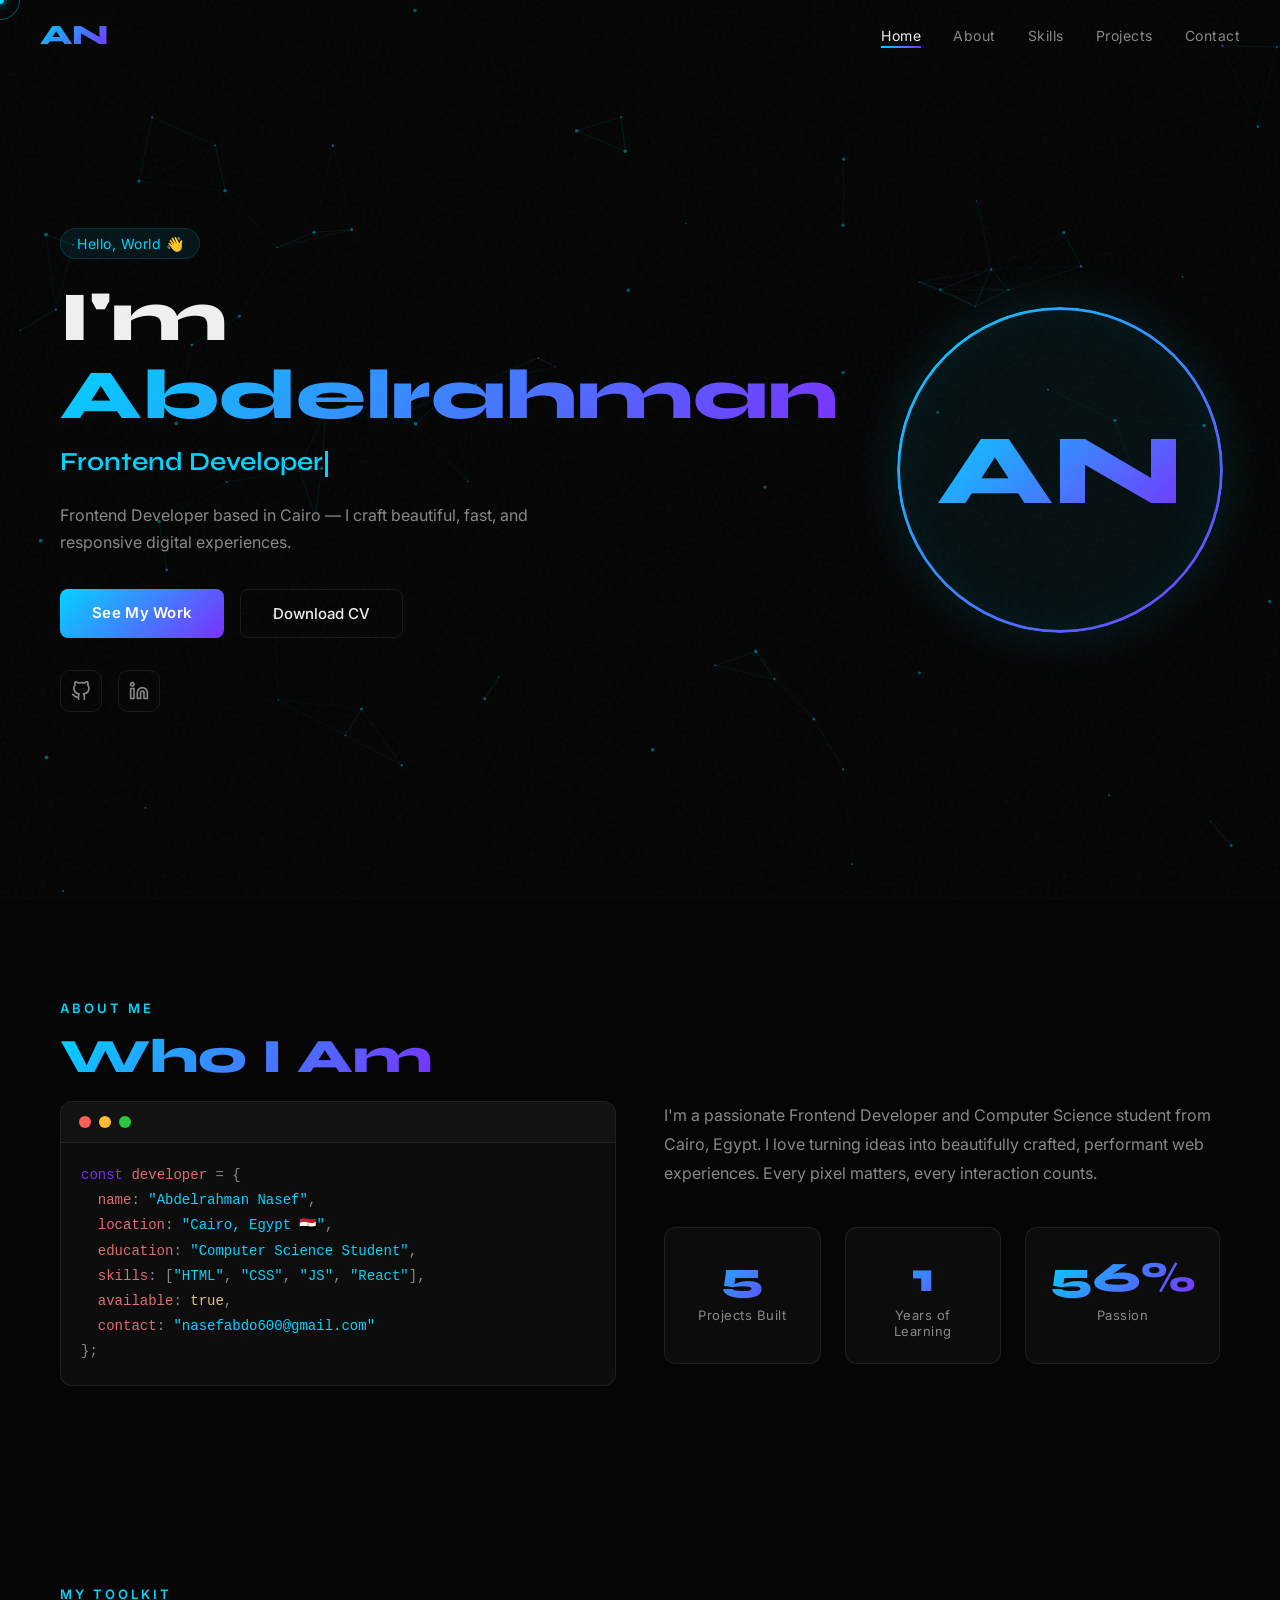
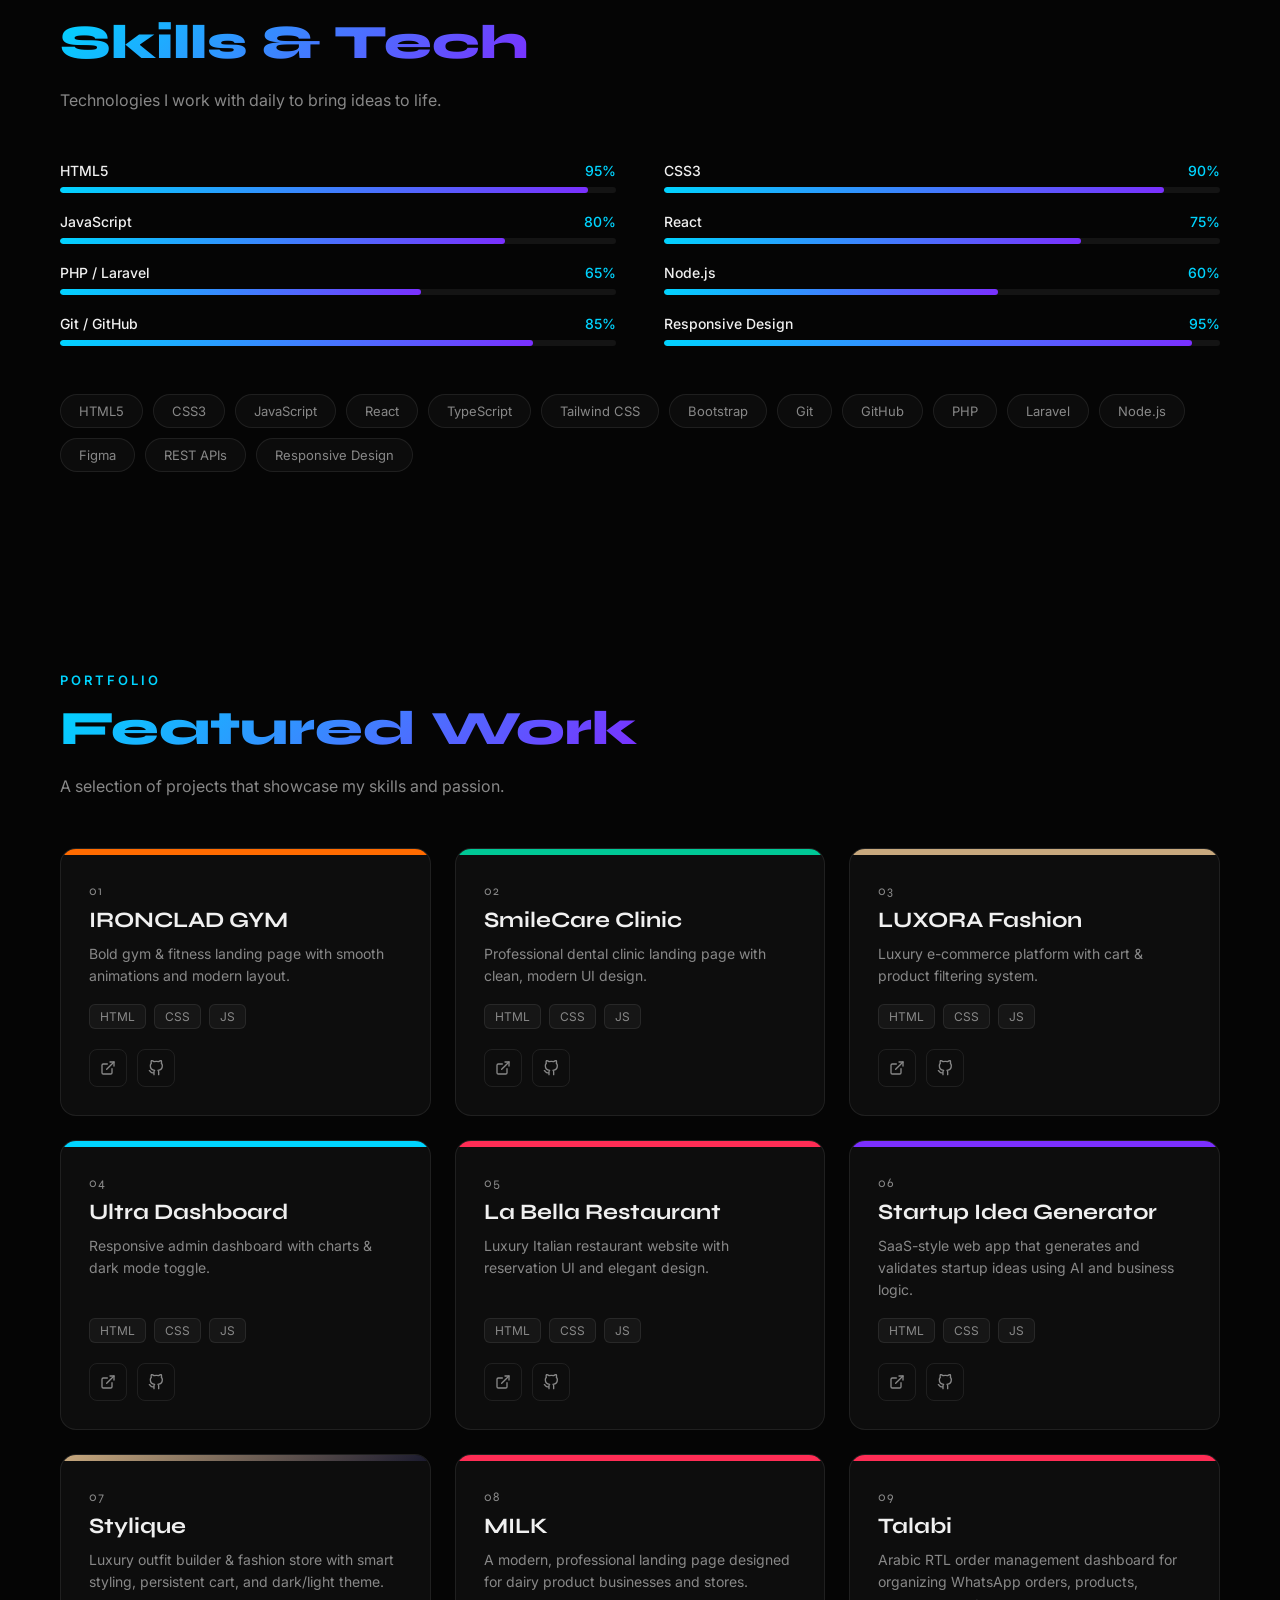
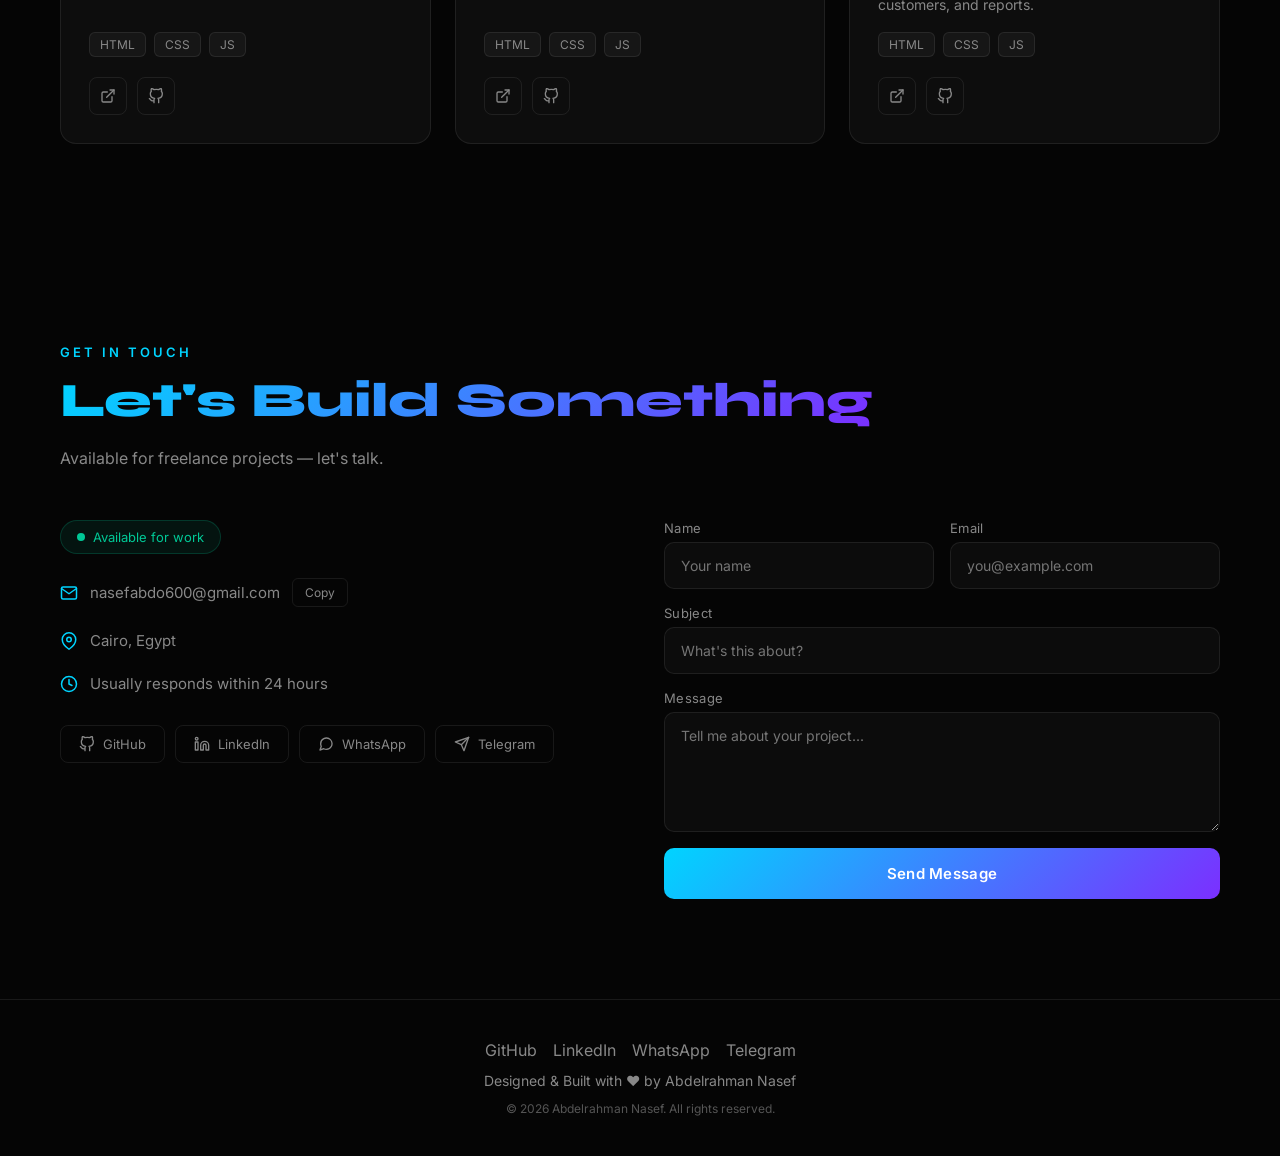
<file: index.html>
<!DOCTYPE html>
<html lang="en">

<head>
  <meta charset="UTF-8" />
  <meta name="viewport" content="width=device-width, initial-scale=1.0" />
  <title>Abdelrahman Nasef — Frontend Developer</title>
  <meta name="description"
    content="Frontend Developer based in Cairo, Egypt. Crafting beautiful, fast, and responsive digital experiences.">
  <link rel="stylesheet" href="style.css">
</head>

<body>

  <!-- Loader -->
  <div class="loader" id="loader">
    <div class="loader-monogram">AN</div>
    <div class="loader-bar-wrap">
      <div class="loader-bar" id="loaderBar"></div>
    </div>
    <div class="loader-pct" id="loaderPct">0%</div>
  </div>

  <!-- Cursor -->
  <div class="cursor-dot" id="cursorDot"></div>
  <div class="cursor-ring" id="cursorRing"></div>

  <!-- Scroll Progress -->
  <div class="scroll-progress" id="scrollProgress"></div>

  <!-- Navbar -->
  <nav class="navbar" id="navbar">
    <a href="#home" class="nav-logo">AN</a>
    <ul class="nav-links">
      <li><a href="#home" class="active">Home</a></li>
      <li><a href="#about">About</a></li>
      <li><a href="#skills">Skills</a></li>
      <li><a href="#projects">Projects</a></li>
      <li><a href="#contact">Contact</a></li>
    </ul>
    <button class="hamburger" id="hamburger" aria-label="Menu">
      <span></span><span></span><span></span>
    </button>
  </nav>

  <!-- Mobile Menu -->
  <div class="mobile-menu" id="mobileMenu">
    <a href="#home">Home</a>
    <a href="#about">About</a>
    <a href="#skills">Skills</a>
    <a href="#projects">Projects</a>
    <a href="#contact">Contact</a>
  </div>

  <!-- Hero -->
  <section class="hero" id="home">
    <canvas class="hero-canvas" id="particleCanvas"></canvas>
    <div class="hero-content">
      <div class="hero-left">
        <div class="hero-hello reveal">Hello, World 👋</div>
        <h1 class="hero-title reveal reveal-delay-1">I'm <span class="gradient">Abdelrahman</span></h1>
        <div class="hero-typing reveal reveal-delay-2"><span id="typingText"></span><span class="cursor"></span></div>
        <p class="hero-bio reveal reveal-delay-3">Frontend Developer based in Cairo — I craft beautiful, fast, and
          responsive digital experiences.</p>
        <div class="hero-buttons reveal reveal-delay-4">
          <a href="#projects" class="btn-primary">See My Work</a>
          <a href="https://github.com/abdoibrahim20" target="_blank" rel="noopener" class="btn-outline">Download CV</a>
        </div>
        <div class="hero-socials reveal reveal-delay-5">
          <a href="https://github.com/abdoibrahim20" target="_blank" rel="noopener" aria-label="GitHub">
            <svg width="20" height="20" viewBox="0 0 24 24" fill="none" stroke="currentColor" stroke-width="2"
              stroke-linecap="round" stroke-linejoin="round">
              <path
                d="M9 19c-5 1.5-5-2.5-7-3m14 6v-3.87a3.37 3.37 0 0 0-.94-2.61c3.14-.35 6.44-1.54 6.44-7A5.44 5.44 0 0 0 20 4.77 5.07 5.07 0 0 0 19.91 1S18.73.65 16 2.48a13.38 13.38 0 0 0-7 0C6.27.65 5.09 1 5.09 1A5.07 5.07 0 0 0 5 4.77a5.44 5.44 0 0 0-1.5 3.78c0 5.42 3.3 6.61 6.44 7A3.37 3.37 0 0 0 9 18.13V22" />
            </svg>
          </a>
          <a href="https://www.linkedin.com/in/abdo-nasef-0a98b4271" target="_blank" rel="noopener"
            aria-label="LinkedIn">
            <svg width="20" height="20" viewBox="0 0 24 24" fill="none" stroke="currentColor" stroke-width="2"
              stroke-linecap="round" stroke-linejoin="round">
              <path d="M16 8a6 6 0 0 1 6 6v7h-4v-7a2 2 0 0 0-2-2 2 2 0 0 0-2 2v7h-4v-7a6 6 0 0 1 6-6z" />
              <rect x="2" y="9" width="4" height="12" />
              <circle cx="4" cy="4" r="2" />
            </svg>
          </a>
        </div>
      </div>
      <div class="hero-right">
        <div class="monogram-ring">
          <span class="monogram-text">AN</span>
        </div>
      </div>
    </div>
  </section>

  <!-- About -->
  <section class="section" id="about">
    <div class="section-label reveal">About Me</div>
    <h2 class="section-title reveal"><span class="gradient">Who I Am</span></h2>
    <div class="about-grid">
      <div class="terminal reveal">
        <div class="terminal-bar"><span></span><span></span><span></span></div>
        <div class="terminal-body">
          <span class="keyword">const</span> <span class="key">developer</span> = <span class="bracket">{</span><br />
          &nbsp;&nbsp;<span class="key">name</span>: <span class="string">"Abdelrahman Nasef"</span>,<br />
          &nbsp;&nbsp;<span class="key">location</span>: <span class="string">"Cairo, Egypt 🇪🇬"</span>,<br />
          &nbsp;&nbsp;<span class="key">education</span>: <span class="string">"Computer Science Student"</span>,<br />
          &nbsp;&nbsp;<span class="key">skills</span>: [<span class="string">"HTML"</span>, <span
            class="string">"CSS"</span>, <span class="string">"JS"</span>, <span class="string">"React"</span>],<br />
          &nbsp;&nbsp;<span class="key">available</span>: <span class="bool">true</span>,<br />
          &nbsp;&nbsp;<span class="key">contact</span>: <span class="string">"nasefabdo600@gmail.com"</span><br />
          <span class="bracket">}</span>;
        </div>
      </div>
      <div>
        <p class="about-text reveal">I'm a passionate Frontend Developer and Computer Science student from Cairo, Egypt.
          I love turning ideas into beautifully crafted, performant web experiences. Every pixel matters, every
          interaction counts.</p>
        <div class="stats-grid">
          <div class="stat reveal reveal-delay-1">
            <div class="stat-number"><span class="counter" data-target="9">0</span></div>
            <div class="stat-label">Projects Built</div>
          </div>
          <div class="stat reveal reveal-delay-2">
            <div class="stat-number"><span class="counter" data-target="2">0</span></div>
            <div class="stat-label">Years of Learning</div>
          </div>
          <div class="stat reveal reveal-delay-3">
            <div class="stat-number"><span class="counter" data-target="100">0</span>%</div>
            <div class="stat-label">Passion</div>
          </div>
        </div>
      </div>
    </div>
  </section>

  <!-- Skills -->
  <section class="section" id="skills">
    <div class="section-label reveal">My Toolkit</div>
    <h2 class="section-title reveal"><span class="gradient">Skills & Tech</span></h2>
    <p class="section-sub reveal">Technologies I work with daily to bring ideas to life.</p>
    <div class="skills-grid" id="skillsGrid">
      <div class="skill-item reveal">
        <div class="skill-header"><span>HTML5</span><span>95%</span></div>
        <div class="skill-bar">
          <div class="skill-fill" data-width="95"></div>
        </div>
      </div>
      <div class="skill-item reveal reveal-delay-1">
        <div class="skill-header"><span>CSS3</span><span>90%</span></div>
        <div class="skill-bar">
          <div class="skill-fill" data-width="90"></div>
        </div>
      </div>
      <div class="skill-item reveal reveal-delay-2">
        <div class="skill-header"><span>JavaScript</span><span>80%</span></div>
        <div class="skill-bar">
          <div class="skill-fill" data-width="80"></div>
        </div>
      </div>
      <div class="skill-item reveal reveal-delay-3">
        <div class="skill-header"><span>React</span><span>75%</span></div>
        <div class="skill-bar">
          <div class="skill-fill" data-width="75"></div>
        </div>
      </div>
      <div class="skill-item reveal reveal-delay-4">
        <div class="skill-header"><span>PHP / Laravel</span><span>65%</span></div>
        <div class="skill-bar">
          <div class="skill-fill" data-width="65"></div>
        </div>
      </div>
      <div class="skill-item reveal reveal-delay-5">
        <div class="skill-header"><span>Node.js</span><span>60%</span></div>
        <div class="skill-bar">
          <div class="skill-fill" data-width="60"></div>
        </div>
      </div>
      <div class="skill-item reveal">
        <div class="skill-header"><span>Git / GitHub</span><span>85%</span></div>
        <div class="skill-bar">
          <div class="skill-fill" data-width="85"></div>
        </div>
      </div>
      <div class="skill-item reveal reveal-delay-1">
        <div class="skill-header"><span>Responsive Design</span><span>95%</span></div>
        <div class="skill-bar">
          <div class="skill-fill" data-width="95"></div>
        </div>
      </div>
    </div>
    <div class="tech-badges reveal">
      <span class="tech-badge">HTML5</span>
      <span class="tech-badge">CSS3</span>
      <span class="tech-badge">JavaScript</span>
      <span class="tech-badge">React</span>
      <span class="tech-badge">TypeScript</span>
      <span class="tech-badge">Tailwind CSS</span>
      <span class="tech-badge">Bootstrap</span>
      <span class="tech-badge">Git</span>
      <span class="tech-badge">GitHub</span>
      <span class="tech-badge">PHP</span>
      <span class="tech-badge">Laravel</span>
      <span class="tech-badge">Node.js</span>
      <span class="tech-badge">Figma</span>
      <span class="tech-badge">REST APIs</span>
      <span class="tech-badge">Responsive Design</span>
    </div>
  </section>

  <!-- Projects -->
  <section class="section" id="projects">
    <div class="section-label reveal">Portfolio</div>
    <h2 class="section-title reveal"><span class="gradient">Featured Work</span></h2>
    <p class="section-sub reveal">A selection of projects that showcase my skills and passion.</p>
    <div class="projects-grid">
      <div class="project-card reveal reveal-delay-1">
        <div class="project-header" style="background:#FF6B00"></div>
        <div class="project-body">
          <div class="project-num">01</div>
          <h3 class="project-name">IRONCLAD GYM</h3>
          <p class="project-desc">Bold gym & fitness landing page with smooth animations and modern layout.</p>
          <div class="project-tags"><span>HTML</span><span>CSS</span><span>JS</span></div>
          <div class="project-links">
            <a href="https://abdoibrahim20.github.io/ironclad-gym" target="_blank" rel="noopener"
              aria-label="Live Demo"><svg width="16" height="16" viewBox="0 0 24 24" fill="none" stroke="currentColor"
                stroke-width="2" stroke-linecap="round" stroke-linejoin="round">
                <path d="M18 13v6a2 2 0 0 1-2 2H5a2 2 0 0 1-2-2V8a2 2 0 0 1 2-2h6" />
                <polyline points="15 3 21 3 21 9" />
                <line x1="10" y1="14" x2="21" y2="3" />
              </svg></a>
            <a href="https://github.com/abdoibrahim20/ironclad-gym" target="_blank" rel="noopener"
              aria-label="GitHub"><svg width="16" height="16" viewBox="0 0 24 24" fill="none" stroke="currentColor"
                stroke-width="2" stroke-linecap="round" stroke-linejoin="round">
                <path
                  d="M9 19c-5 1.5-5-2.5-7-3m14 6v-3.87a3.37 3.37 0 0 0-.94-2.61c3.14-.35 6.44-1.54 6.44-7A5.44 5.44 0 0 0 20 4.77 5.07 5.07 0 0 0 19.91 1S18.73.65 16 2.48a13.38 13.38 0 0 0-7 0C6.27.65 5.09 1 5.09 1A5.07 5.07 0 0 0 5 4.77a5.44 5.44 0 0 0-1.5 3.78c0 5.42 3.3 6.61 6.44 7A3.37 3.37 0 0 0 9 18.13V22" />
              </svg></a>
          </div>
        </div>
      </div>
      <div class="project-card reveal reveal-delay-2">
        <div class="project-header" style="background:#00C896"></div>
        <div class="project-body">
          <div class="project-num">02</div>
          <h3 class="project-name">SmileCare Clinic</h3>
          <p class="project-desc">Professional dental clinic landing page with clean, modern UI design.</p>
          <div class="project-tags"><span>HTML</span><span>CSS</span><span>JS</span></div>
          <div class="project-links">
            <a href="https://abdoibrahim20.github.io/smilecare-landing-page" target="_blank" rel="noopener"
              aria-label="Live Demo"><svg width="16" height="16" viewBox="0 0 24 24" fill="none" stroke="currentColor"
                stroke-width="2" stroke-linecap="round" stroke-linejoin="round">
                <path d="M18 13v6a2 2 0 0 1-2 2H5a2 2 0 0 1-2-2V8a2 2 0 0 1 2-2h6" />
                <polyline points="15 3 21 3 21 9" />
                <line x1="10" y1="14" x2="21" y2="3" />
              </svg></a>
            <a href="https://github.com/abdoibrahim20/smilecare-landing-page" target="_blank" rel="noopener"
              aria-label="GitHub"><svg width="16" height="16" viewBox="0 0 24 24" fill="none" stroke="currentColor"
                stroke-width="2" stroke-linecap="round" stroke-linejoin="round">
                <path
                  d="M9 19c-5 1.5-5-2.5-7-3m14 6v-3.87a3.37 3.37 0 0 0-.94-2.61c3.14-.35 6.44-1.54 6.44-7A5.44 5.44 0 0 0 20 4.77 5.07 5.07 0 0 0 19.91 1S18.73.65 16 2.48a13.38 13.38 0 0 0-7 0C6.27.65 5.09 1 5.09 1A5.07 5.07 0 0 0 5 4.77a5.44 5.44 0 0 0-1.5 3.78c0 5.42 3.3 6.61 6.44 7A3.37 3.37 0 0 0 9 18.13V22" />
              </svg></a>
          </div>
        </div>
      </div>
      <div class="project-card reveal reveal-delay-3">
        <div class="project-header" style="background:#C8A97E"></div>
        <div class="project-body">
          <div class="project-num">03</div>
          <h3 class="project-name">LUXORA Fashion</h3>
          <p class="project-desc">Luxury e-commerce platform with cart & product filtering system.</p>
          <div class="project-tags"><span>HTML</span><span>CSS</span><span>JS</span></div>
          <div class="project-links">
            <a href="https://abdoibrahim20.github.io/Luxury-Fashion-Store" target="_blank" rel="noopener"
              aria-label="Live Demo"><svg width="16" height="16" viewBox="0 0 24 24" fill="none" stroke="currentColor"
                stroke-width="2" stroke-linecap="round" stroke-linejoin="round">
                <path d="M18 13v6a2 2 0 0 1-2 2H5a2 2 0 0 1-2-2V8a2 2 0 0 1 2-2h6" />
                <polyline points="15 3 21 3 21 9" />
                <line x1="10" y1="14" x2="21" y2="3" />
              </svg></a>
            <a href="https://github.com/abdoibrahim20/Luxury-Fashion-Store" target="_blank" rel="noopener"
              aria-label="GitHub"><svg width="16" height="16" viewBox="0 0 24 24" fill="none" stroke="currentColor"
                stroke-width="2" stroke-linecap="round" stroke-linejoin="round">
                <path
                  d="M9 19c-5 1.5-5-2.5-7-3m14 6v-3.87a3.37 3.37 0 0 0-.94-2.61c3.14-.35 6.44-1.54 6.44-7A5.44 5.44 0 0 0 20 4.77 5.07 5.07 0 0 0 19.91 1S18.73.65 16 2.48a13.38 13.38 0 0 0-7 0C6.27.65 5.09 1 5.09 1A5.07 5.07 0 0 0 5 4.77a5.44 5.44 0 0 0-1.5 3.78c0 5.42 3.3 6.61 6.44 7A3.37 3.37 0 0 0 9 18.13V22" />
              </svg></a>
          </div>
        </div>
      </div>
      <div class="project-card reveal reveal-delay-1">
        <div class="project-header" style="background:#00D4FF"></div>
        <div class="project-body">
          <div class="project-num">04</div>
          <h3 class="project-name">Ultra Dashboard</h3>
          <p class="project-desc">Responsive admin dashboard with charts & dark mode toggle.</p>
          <div class="project-tags"><span>HTML</span><span>CSS</span><span>JS</span></div>
          <div class="project-links">
            <a href="https://abdoibrahim20.github.io/ultra-admin-dashboard" target="_blank" rel="noopener"
              aria-label="Live Demo"><svg width="16" height="16" viewBox="0 0 24 24" fill="none" stroke="currentColor"
                stroke-width="2" stroke-linecap="round" stroke-linejoin="round">
                <path d="M18 13v6a2 2 0 0 1-2 2H5a2 2 0 0 1-2-2V8a2 2 0 0 1 2-2h6" />
                <polyline points="15 3 21 3 21 9" />
                <line x1="10" y1="14" x2="21" y2="3" />
              </svg></a>
            <a href="https://github.com/abdoibrahim20/ultra-admin-dashboard" target="_blank" rel="noopener"
              aria-label="GitHub"><svg width="16" height="16" viewBox="0 0 24 24" fill="none" stroke="currentColor"
                stroke-width="2" stroke-linecap="round" stroke-linejoin="round">
                <path
                  d="M9 19c-5 1.5-5-2.5-7-3m14 6v-3.87a3.37 3.37 0 0 0-.94-2.61c3.14-.35 6.44-1.54 6.44-7A5.44 5.44 0 0 0 20 4.77 5.07 5.07 0 0 0 19.91 1S18.73.65 16 2.48a13.38 13.38 0 0 0-7 0C6.27.65 5.09 1 5.09 1A5.07 5.07 0 0 0 5 4.77a5.44 5.44 0 0 0-1.5 3.78c0 5.42 3.3 6.61 6.44 7A3.37 3.37 0 0 0 9 18.13V22" />
              </svg></a>
          </div>
        </div>
      </div>
      <div class="project-card reveal reveal-delay-2">
        <div class="project-header" style="background:#FF2D55"></div>
        <div class="project-body">
          <div class="project-num">05</div>
          <h3 class="project-name">La Bella Restaurant</h3>
          <p class="project-desc">Luxury Italian restaurant website with reservation UI and elegant design.</p>
          <div class="project-tags"><span>HTML</span><span>CSS</span><span>JS</span></div>
          <div class="project-links">
            <a href="https://abdoibrahim20.github.io/La-Bella-Restaurant" target="_blank" rel="noopener"
              aria-label="Live Demo"><svg width="16" height="16" viewBox="0 0 24 24" fill="none" stroke="currentColor"
                stroke-width="2" stroke-linecap="round" stroke-linejoin="round">
                <path d="M18 13v6a2 2 0 0 1-2 2H5a2 2 0 0 1-2-2V8a2 2 0 0 1 2-2h6" />
                <polyline points="15 3 21 3 21 9" />
                <line x1="10" y1="14" x2="21" y2="3" />
              </svg></a>
            <a href="https://github.com/abdoibrahim20/La-Bella-Restaurant" target="_blank" rel="noopener"
              aria-label="GitHub"><svg width="16" height="16" viewBox="0 0 24 24" fill="none" stroke="currentColor"
                stroke-width="2" stroke-linecap="round" stroke-linejoin="round">
                <path
                  d="M9 19c-5 1.5-5-2.5-7-3m14 6v-3.87a3.37 3.37 0 0 0-.94-2.61c3.14-.35 6.44-1.54 6.44-7A5.44 5.44 0 0 0 20 4.77 5.07 5.07 0 0 0 19.91 1S18.73.65 16 2.48a13.38 13.38 0 0 0-7 0C6.27.65 5.09 1 5.09 1A5.07 5.07 0 0 0 5 4.77a5.44 5.44 0 0 0-1.5 3.78c0 5.42 3.3 6.61 6.44 7A3.37 3.37 0 0 0 9 18.13V22" />
              </svg></a>
          </div>
        </div>
      </div>
      <div class="project-card reveal reveal-delay-3">
        <div class="project-header" style="background:#7B2FFF"></div>
        <div class="project-body">
          <div class="project-num">06</div>
          <h3 class="project-name">Startup Idea Generator</h3>
          <p class="project-desc">SaaS-style web app that generates and validates startup ideas using AI and business
            logic.</p>
          <div class="project-tags"><span>HTML</span><span>CSS</span><span>JS</span></div>
          <div class="project-links">
            <a href="https://abdoibrahim20.github.io/Startup-Idea-Generator-Validator" target="_blank" rel="noopener"
              aria-label="Live Demo"><svg width="16" height="16" viewBox="0 0 24 24" fill="none" stroke="currentColor"
                stroke-width="2" stroke-linecap="round" stroke-linejoin="round">
                <path d="M18 13v6a2 2 0 0 1-2 2H5a2 2 0 0 1-2-2V8a2 2 0 0 1 2-2h6" />
                <polyline points="15 3 21 3 21 9" />
                <line x1="10" y1="14" x2="21" y2="3" />
              </svg></a>
            <a href="https://github.com/abdoibrahim20/Startup-Idea-Generator-Validator" target="_blank" rel="noopener"
              aria-label="GitHub"><svg width="16" height="16" viewBox="0 0 24 24" fill="none" stroke="currentColor"
                stroke-width="2" stroke-linecap="round" stroke-linejoin="round">
                <path
                  d="M9 19c-5 1.5-5-2.5-7-3m14 6v-3.87a3.37 3.37 0 0 0-.94-2.61c3.14-.35 6.44-1.54 6.44-7A5.44 5.44 0 0 0 20 4.77 5.07 5.07 0 0 0 19.91 1S18.73.65 16 2.48a13.38 13.38 0 0 0-7 0C6.27.65 5.09 1 5.09 1A5.07 5.07 0 0 0 5 4.77a5.44 5.44 0 0 0-1.5 3.78c0 5.42 3.3 6.61 6.44 7A3.37 3.37 0 0 0 9 18.13V22" />
              </svg></a>
          </div>
        </div>
      </div>
      <div class="project-card reveal reveal-delay-1">
        <div class="project-header" style="background:linear-gradient(135deg,#C8A97E,#1a1a2e)"></div>
        <div class="project-body">
          <div class="project-num">07</div>
          <h3 class="project-name">Stylique</h3>
          <p class="project-desc">Luxury outfit builder & fashion store with smart styling, persistent cart, and
            dark/light theme.</p>
          <div class="project-tags"><span>HTML</span><span>CSS</span><span>JS</span></div>
          <div class="project-links">
            <a href="https://abdoibrahim20.github.io/Stylique/" target="_blank" rel="noopener"
              aria-label="Live Demo"><svg width="16" height="16" viewBox="0 0 24 24" fill="none" stroke="currentColor"
                stroke-width="2" stroke-linecap="round" stroke-linejoin="round">
                <path d="M18 13v6a2 2 0 0 1-2 2H5a2 2 0 0 1-2-2V8a2 2 0 0 1 2-2h6" />
                <polyline points="15 3 21 3 21 9" />
                <line x1="10" y1="14" x2="21" y2="3" />
              </svg></a>
            <a href="https://github.com/abdoibrahim20/Stylique" target="_blank" rel="noopener" aria-label="GitHub"><svg
                width="16" height="16" viewBox="0 0 24 24" fill="none" stroke="currentColor" stroke-width="2"
                stroke-linecap="round" stroke-linejoin="round">
                <path
                  d="M9 19c-5 1.5-5-2.5-7-3m14 6v-3.87a3.37 3.37 0 0 0-.94-2.61c3.14-.35 6.44-1.54 6.44-7A5.44 5.44 0 0 0 20 4.77 5.07 5.07 0 0 0 19.91 1S18.73.65 16 2.48a13.38 13.38 0 0 0-7 0C6.27.65 5.09 1 5.09 1A5.07 5.07 0 0 0 5 4.77a5.44 5.44 0 0 0-1.5 3.78c0 5.42 3.3 6.61 6.44 7A3.37 3.37 0 0 0 9 18.13V22" />
              </svg></a>
          </div>
        </div>
      </div>
      <div class="project-card reveal reveal-delay-2">
        <div class="project-header" style="background:#FF2D55"></div>
        <div class="project-body">
          <div class="project-num">08</div>
          <h3 class="project-name">MILK</h3>
          <p class="project-desc">A modern, professional landing page designed for dairy product businesses and
            stores.</p>
          <div class="project-tags"><span>HTML</span><span>CSS</span><span>JS</span></div>
          <div class="project-links">
            <a href="https://abdoibrahim20.github.io/Milk/" target="_blank" rel="noopener" aria-label="Live Demo"><svg
                width="16" height="16" viewBox="0 0 24 24" fill="none" stroke="currentColor" stroke-width="2"
                stroke-linecap="round" stroke-linejoin="round">
                <path d="M18 13v6a2 2 0 0 1-2 2H5a2 2 0 0 1-2-2V8a2 2 0 0 1 2-2h6" />
                <polyline points="15 3 21 3 21 9" />
                <line x1="10" y1="14" x2="21" y2="3" />
              </svg></a>
            <a href="https://abdoibrahim20.github.io/Milk/" target="_blank" rel="noopener" aria-label="GitHub"><svg
                width="16" height="16" viewBox="0 0 24 24" fill="none" stroke="currentColor" stroke-width="2"
                stroke-linecap="round" stroke-linejoin="round">
                <path
                  d="M9 19c-5 1.5-5-2.5-7-3m14 6v-3.87a3.37 3.37 0 0 0-.94-2.61c3.14-.35 6.44-1.54 6.44-7A5.44 5.44 0 0 0 20 4.77 5.07 5.07 0 0 0 19.91 1S18.73.65 16 2.48a13.38 13.38 0 0 0-7 0C6.27.65 5.09 1 5.09 1A5.07 5.07 0 0 0 5 4.77a5.44 5.44 0 0 0-1.5 3.78c0 5.42 3.3 6.61 6.44 7A3.37 3.37 0 0 0 9 18.13V22" />
              </svg></a>
          </div>
        </div>
      </div>
      <div class="project-card reveal reveal-delay-2">
        <div class="project-header" style="background:#FF2D55"></div>
        <div class="project-body">
          <div class="project-num">09</div>
          <h3 class="project-name">Talabi</h3>
          <p class="project-desc">Arabic RTL order management dashboard for organizing WhatsApp orders, products,
            customers, and reports.</p>
          <div class="project-tags"><span>HTML</span><span>CSS</span><span>JS</span></div>
          <div class="project-links">
            <a href="https://abdoibrahim20.github.io/Talabi/" target="_blank" rel="noopener" aria-label="Live Demo"><svg
                width="16" height="16" viewBox="0 0 24 24" fill="none" stroke="currentColor" stroke-width="2"
                stroke-linecap="round" stroke-linejoin="round">
                <path d="M18 13v6a2 2 0 0 1-2 2H5a2 2 0 0 1-2-2V8a2 2 0 0 1 2-2h6" />
                <polyline points="15 3 21 3 21 9" />
                <line x1="10" y1="14" x2="21" y2="3" />
              </svg></a>
            <a href="https://abdoibrahim20.github.io/Talabi/" target="_blank" rel="noopener" aria-label="GitHub"><svg
                width="16" height="16" viewBox="0 0 24 24" fill="none" stroke="currentColor" stroke-width="2"
                stroke-linecap="round" stroke-linejoin="round">
                <path
                  d="M9 19c-5 1.5-5-2.5-7-3m14 6v-3.87a3.37 3.37 0 0 0-.94-2.61c3.14-.35 6.44-1.54 6.44-7A5.44 5.44 0 0 0 20 4.77 5.07 5.07 0 0 0 19.91 1S18.73.65 16 2.48a13.38 13.38 0 0 0-7 0C6.27.65 5.09 1 5.09 1A5.07 5.07 0 0 0 5 4.77a5.44 5.44 0 0 0-1.5 3.78c0 5.42 3.3 6.61 6.44 7A3.37 3.37 0 0 0 9 18.13V22" />
              </svg></a>
          </div>
        </div>
      </div>
  </section>

  <!-- Contact -->
  <section class="section" id="contact">
    <div class="section-label reveal">Get In Touch</div>
    <h2 class="section-title reveal"><span class="gradient">Let's Build Something</span></h2>
    <p class="section-sub reveal">Available for freelance projects — let's talk.</p>
    <div class="contact-grid">
      <div class="contact-info reveal">
        <div class="available-badge">Available for work</div>
        <div class="contact-item">
          <svg width="18" height="18" viewBox="0 0 24 24" fill="none" stroke="currentColor" stroke-width="2"
            stroke-linecap="round" stroke-linejoin="round">
            <path d="M4 4h16c1.1 0 2 .9 2 2v12c0 1.1-.9 2-2 2H4c-1.1 0-2-.9-2-2V6c0-1.1.9-2 2-2z" />
            <polyline points="22,6 12,13 2,6" />
          </svg>
          <span>nasefabdo600@gmail.com</span>
          <button class="copy-btn" id="copyBtn">Copy</button>
        </div>
        <div class="contact-item">
          <svg width="18" height="18" viewBox="0 0 24 24" fill="none" stroke="currentColor" stroke-width="2"
            stroke-linecap="round" stroke-linejoin="round">
            <path d="M21 10c0 7-9 13-9 13s-9-6-9-13a9 9 0 0 1 18 0z" />
            <circle cx="12" cy="10" r="3" />
          </svg>
          <span>Cairo, Egypt</span>
        </div>
        <div class="contact-item">
          <svg width="18" height="18" viewBox="0 0 24 24" fill="none" stroke="currentColor" stroke-width="2"
            stroke-linecap="round" stroke-linejoin="round">
            <circle cx="12" cy="12" r="10" />
            <polyline points="12 6 12 12 16 14" />
          </svg>
          <span>Usually responds within 24 hours</span>
        </div>
        <div class="contact-buttons">
          <a href="https://github.com/abdoibrahim20" target="_blank" rel="noopener">
            <svg width="16" height="16" viewBox="0 0 24 24" fill="none" stroke="currentColor" stroke-width="2"
              stroke-linecap="round" stroke-linejoin="round">
              <path
                d="M9 19c-5 1.5-5-2.5-7-3m14 6v-3.87a3.37 3.37 0 0 0-.94-2.61c3.14-.35 6.44-1.54 6.44-7A5.44 5.44 0 0 0 20 4.77 5.07 5.07 0 0 0 19.91 1S18.73.65 16 2.48a13.38 13.38 0 0 0-7 0C6.27.65 5.09 1 5.09 1A5.07 5.07 0 0 0 5 4.77a5.44 5.44 0 0 0-1.5 3.78c0 5.42 3.3 6.61 6.44 7A3.37 3.37 0 0 0 9 18.13V22" />
            </svg> GitHub
          </a>
          <a href="https://www.linkedin.com/in/abdo-nasef-0a98b4271" target="_blank" rel="noopener">
            <svg width="16" height="16" viewBox="0 0 24 24" fill="none" stroke="currentColor" stroke-width="2"
              stroke-linecap="round" stroke-linejoin="round">
              <path d="M16 8a6 6 0 0 1 6 6v7h-4v-7a2 2 0 0 0-2-2 2 2 0 0 0-2 2v7h-4v-7a6 6 0 0 1 6-6z" />
              <rect x="2" y="9" width="4" height="12" />
              <circle cx="4" cy="4" r="2" />
            </svg> LinkedIn
          </a>
          <a href="https://wa.me/201066787692" target="_blank" rel="noopener">
            <svg width="16" height="16" viewBox="0 0 24 24" fill="none" stroke="currentColor" stroke-width="2"
              stroke-linecap="round" stroke-linejoin="round">
              <path
                d="M21 11.5a8.38 8.38 0 0 1-.9 3.8 8.5 8.5 0 0 1-7.6 4.7 8.38 8.38 0 0 1-3.8-.9L3 21l1.9-5.7a8.38 8.38 0 0 1-.9-3.8 8.5 8.5 0 0 1 4.7-7.6 8.38 8.38 0 0 1 3.8-.9h.5a8.48 8.48 0 0 1 8 8v.5z" />
            </svg> WhatsApp
          </a>
          <a href="https://t.me/+201066787692" target="_blank" rel="noopener">
            <svg width="16" height="16" viewBox="0 0 24 24" fill="none" stroke="currentColor" stroke-width="2"
              stroke-linecap="round" stroke-linejoin="round">
              <line x1="22" y1="2" x2="11" y2="13" />
              <polygon points="22 2 15 22 11 13 2 9 22 2" />
            </svg> Telegram
          </a>
        </div>
      </div>
      <form class="contact-form reveal" id="contactForm">
        <div class="form-row">
          <div class="form-group"><label for="name">Name</label><input type="text" id="name" placeholder="Your name"
              required /></div>
          <div class="form-group"><label for="email">Email</label><input type="email" id="email"
              placeholder="you@example.com" required /></div>
        </div>
        <div class="form-group"><label for="subject">Subject</label><input type="text" id="subject"
            placeholder="What's this about?" required /></div>
        <div class="form-group"><label for="message">Message</label><textarea id="message"
            placeholder="Tell me about your project..." required></textarea></div>
        <button type="submit" class="btn-submit">Send Message</button>
        <div class="form-success" id="formSuccess">✅ Message sent successfully! I'll get back to you soon.</div>
      </form>
    </div>
  </section>

  <!-- Footer -->
  <footer class="footer">
    <div class="footer-links">
      <a href="https://github.com/abdoibrahim20" target="_blank" rel="noopener">GitHub</a>
      <a href="https://www.linkedin.com/in/abdo-nasef-0a98b4271" target="_blank" rel="noopener">LinkedIn</a>
      <a href="https://wa.me/201066787692" target="_blank" rel="noopener">WhatsApp</a>
      <a href="https://t.me/+201066787692" target="_blank" rel="noopener">Telegram</a>
    </div>
    <div class="footer-text">Designed & Built with ❤️ by Abdelrahman Nasef</div>
    <div class="footer-copy">© 2026 Abdelrahman Nasef. All rights reserved.</div>
  </footer>

  <script src="script.js"></script>
</body>

</html>
</file>
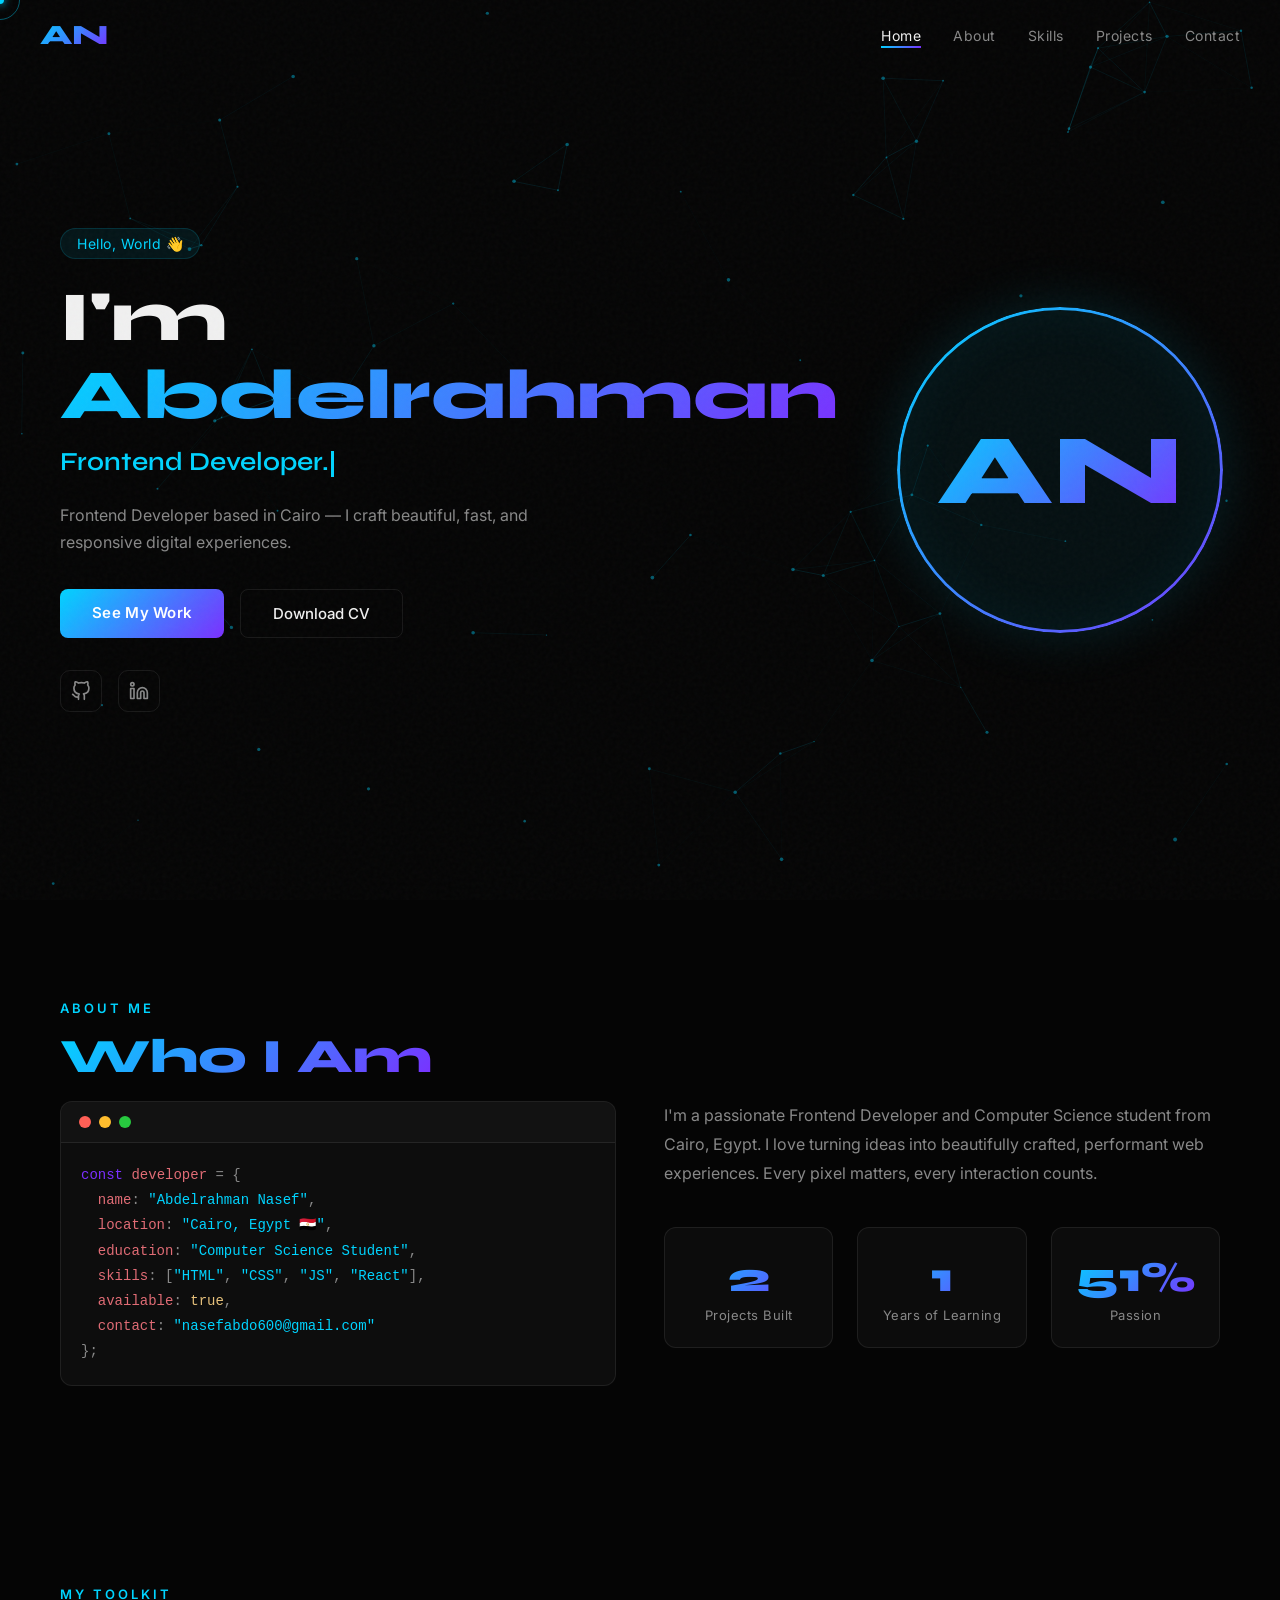
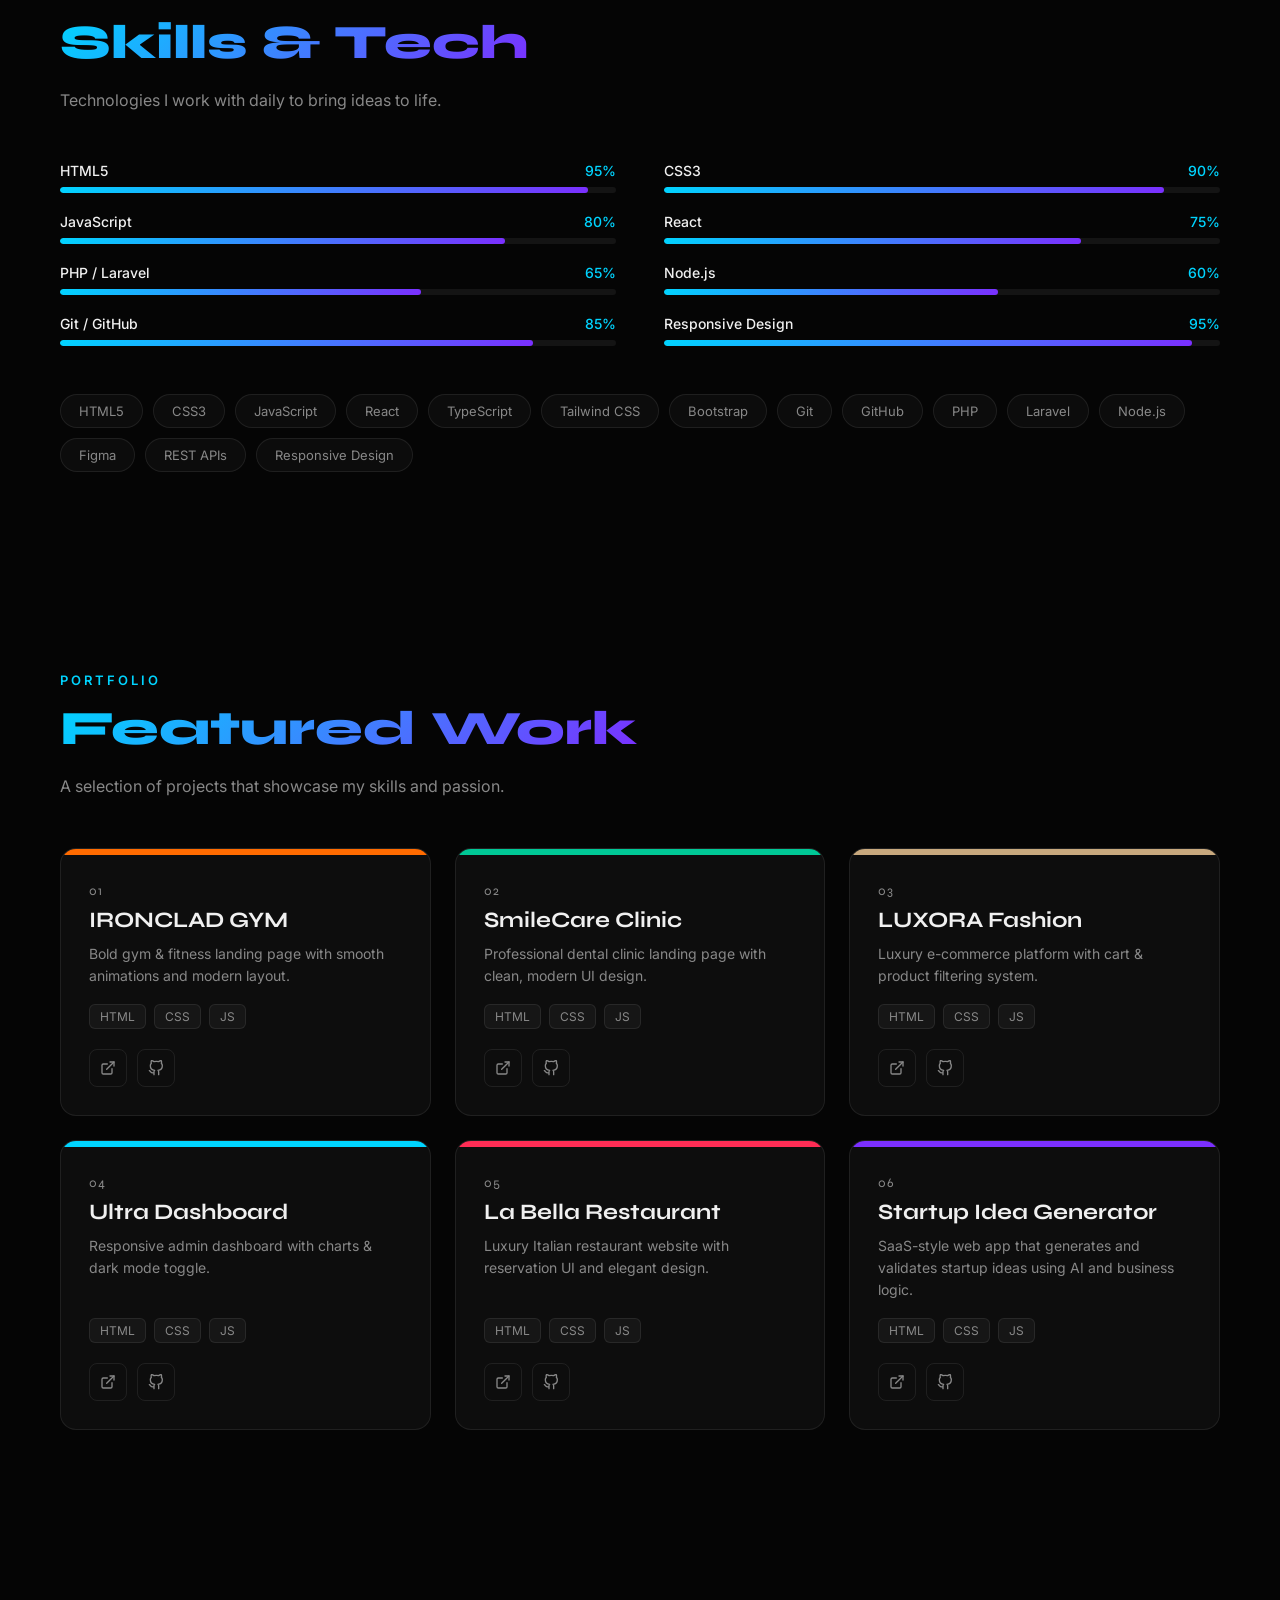
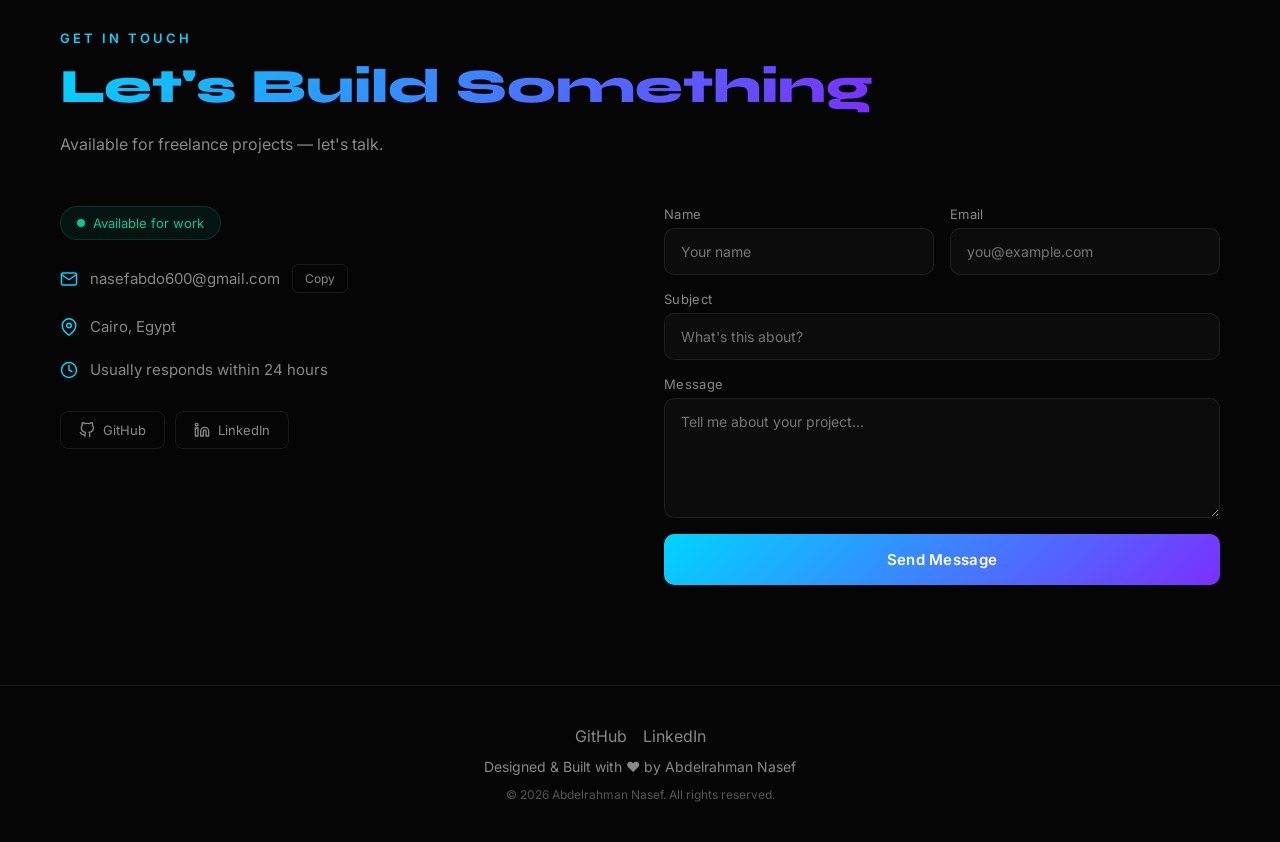
<file: index (1).html>
<!DOCTYPE html>
<html lang="en">
<head>
<meta charset="UTF-8"/>
<meta name="viewport" content="width=device-width, initial-scale=1.0"/>
<title>Abdelrahman Nasef — Frontend Developer</title>
<meta name="description" content="Frontend Developer based in Cairo, Egypt. Crafting beautiful, fast, and responsive digital experiences.">
<link rel="stylesheet" href="style.css">
</head>
<body>

<!-- Loader -->
<div class="loader" id="loader">
  <div class="loader-monogram">AN</div>
  <div class="loader-bar-wrap"><div class="loader-bar" id="loaderBar"></div></div>
  <div class="loader-pct" id="loaderPct">0%</div>
</div>

<!-- Cursor -->
<div class="cursor-dot" id="cursorDot"></div>
<div class="cursor-ring" id="cursorRing"></div>

<!-- Scroll Progress -->
<div class="scroll-progress" id="scrollProgress"></div>

<!-- Navbar -->
<nav class="navbar" id="navbar">
  <a href="#home" class="nav-logo">AN</a>
  <ul class="nav-links">
    <li><a href="#home" class="active">Home</a></li>
    <li><a href="#about">About</a></li>
    <li><a href="#skills">Skills</a></li>
    <li><a href="#projects">Projects</a></li>
    <li><a href="#contact">Contact</a></li>
  </ul>
  <button class="hamburger" id="hamburger" aria-label="Menu">
    <span></span><span></span><span></span>
  </button>
</nav>

<!-- Mobile Menu -->
<div class="mobile-menu" id="mobileMenu">
  <a href="#home">Home</a>
  <a href="#about">About</a>
  <a href="#skills">Skills</a>
  <a href="#projects">Projects</a>
  <a href="#contact">Contact</a>
</div>

<!-- Hero -->
<section class="hero" id="home">
  <canvas class="hero-canvas" id="particleCanvas"></canvas>
  <div class="hero-content">
    <div class="hero-left">
      <div class="hero-hello reveal">Hello, World 👋</div>
      <h1 class="hero-title reveal reveal-delay-1">I'm <span class="gradient">Abdelrahman</span></h1>
      <div class="hero-typing reveal reveal-delay-2"><span id="typingText"></span><span class="cursor"></span></div>
      <p class="hero-bio reveal reveal-delay-3">Frontend Developer based in Cairo — I craft beautiful, fast, and responsive digital experiences.</p>
      <div class="hero-buttons reveal reveal-delay-4">
        <a href="#projects" class="btn-primary">See My Work</a>
        <a href="https://github.com/abdoibrahim20" target="_blank" rel="noopener" class="btn-outline">Download CV</a>
      </div>
      <div class="hero-socials reveal reveal-delay-5">
        <a href="https://github.com/abdoibrahim20" target="_blank" rel="noopener" aria-label="GitHub">
          <svg width="20" height="20" viewBox="0 0 24 24" fill="none" stroke="currentColor" stroke-width="2" stroke-linecap="round" stroke-linejoin="round"><path d="M9 19c-5 1.5-5-2.5-7-3m14 6v-3.87a3.37 3.37 0 0 0-.94-2.61c3.14-.35 6.44-1.54 6.44-7A5.44 5.44 0 0 0 20 4.77 5.07 5.07 0 0 0 19.91 1S18.73.65 16 2.48a13.38 13.38 0 0 0-7 0C6.27.65 5.09 1 5.09 1A5.07 5.07 0 0 0 5 4.77a5.44 5.44 0 0 0-1.5 3.78c0 5.42 3.3 6.61 6.44 7A3.37 3.37 0 0 0 9 18.13V22"/></svg>
        </a>
        <a href="https://www.linkedin.com/in/abdo-nasef-0a98b4271" target="_blank" rel="noopener" aria-label="LinkedIn">
          <svg width="20" height="20" viewBox="0 0 24 24" fill="none" stroke="currentColor" stroke-width="2" stroke-linecap="round" stroke-linejoin="round"><path d="M16 8a6 6 0 0 1 6 6v7h-4v-7a2 2 0 0 0-2-2 2 2 0 0 0-2 2v7h-4v-7a6 6 0 0 1 6-6z"/><rect x="2" y="9" width="4" height="12"/><circle cx="4" cy="4" r="2"/></svg>
        </a>
      </div>
    </div>
    <div class="hero-right">
      <div class="monogram-ring">
        <span class="monogram-text">AN</span>
      </div>
    </div>
  </div>
</section>

<!-- About -->
<section class="section" id="about">
  <div class="section-label reveal">About Me</div>
  <h2 class="section-title reveal"><span class="gradient">Who I Am</span></h2>
  <div class="about-grid">
    <div class="terminal reveal">
      <div class="terminal-bar"><span></span><span></span><span></span></div>
      <div class="terminal-body">
        <span class="keyword">const</span> <span class="key">developer</span> = <span class="bracket">{</span><br/>
        &nbsp;&nbsp;<span class="key">name</span>: <span class="string">"Abdelrahman Nasef"</span>,<br/>
        &nbsp;&nbsp;<span class="key">location</span>: <span class="string">"Cairo, Egypt 🇪🇬"</span>,<br/>
        &nbsp;&nbsp;<span class="key">education</span>: <span class="string">"Computer Science Student"</span>,<br/>
        &nbsp;&nbsp;<span class="key">skills</span>: [<span class="string">"HTML"</span>, <span class="string">"CSS"</span>, <span class="string">"JS"</span>, <span class="string">"React"</span>],<br/>
        &nbsp;&nbsp;<span class="key">available</span>: <span class="bool">true</span>,<br/>
        &nbsp;&nbsp;<span class="key">contact</span>: <span class="string">"nasefabdo600@gmail.com"</span><br/>
        <span class="bracket">}</span>;
      </div>
    </div>
    <div>
      <p class="about-text reveal">I'm a passionate Frontend Developer and Computer Science student from Cairo, Egypt. I love turning ideas into beautifully crafted, performant web experiences. Every pixel matters, every interaction counts.</p>
      <div class="stats-grid">
        <div class="stat reveal reveal-delay-1"><div class="stat-number"><span class="counter" data-target="5">0</span></div><div class="stat-label">Projects Built</div></div>
        <div class="stat reveal reveal-delay-2"><div class="stat-number"><span class="counter" data-target="2">0</span></div><div class="stat-label">Years of Learning</div></div>
        <div class="stat reveal reveal-delay-3"><div class="stat-number"><span class="counter" data-target="100">0</span>%</div><div class="stat-label">Passion</div></div>
      </div>
    </div>
  </div>
</section>

<!-- Skills -->
<section class="section" id="skills">
  <div class="section-label reveal">My Toolkit</div>
  <h2 class="section-title reveal"><span class="gradient">Skills & Tech</span></h2>
  <p class="section-sub reveal">Technologies I work with daily to bring ideas to life.</p>
  <div class="skills-grid" id="skillsGrid">
    <div class="skill-item reveal"><div class="skill-header"><span>HTML5</span><span>95%</span></div><div class="skill-bar"><div class="skill-fill" data-width="95"></div></div></div>
    <div class="skill-item reveal reveal-delay-1"><div class="skill-header"><span>CSS3</span><span>90%</span></div><div class="skill-bar"><div class="skill-fill" data-width="90"></div></div></div>
    <div class="skill-item reveal reveal-delay-2"><div class="skill-header"><span>JavaScript</span><span>80%</span></div><div class="skill-bar"><div class="skill-fill" data-width="80"></div></div></div>
    <div class="skill-item reveal reveal-delay-3"><div class="skill-header"><span>React</span><span>75%</span></div><div class="skill-bar"><div class="skill-fill" data-width="75"></div></div></div>
    <div class="skill-item reveal reveal-delay-4"><div class="skill-header"><span>PHP / Laravel</span><span>65%</span></div><div class="skill-bar"><div class="skill-fill" data-width="65"></div></div></div>
    <div class="skill-item reveal reveal-delay-5"><div class="skill-header"><span>Node.js</span><span>60%</span></div><div class="skill-bar"><div class="skill-fill" data-width="60"></div></div></div>
    <div class="skill-item reveal"><div class="skill-header"><span>Git / GitHub</span><span>85%</span></div><div class="skill-bar"><div class="skill-fill" data-width="85"></div></div></div>
    <div class="skill-item reveal reveal-delay-1"><div class="skill-header"><span>Responsive Design</span><span>95%</span></div><div class="skill-bar"><div class="skill-fill" data-width="95"></div></div></div>
  </div>
  <div class="tech-badges reveal">
    <span class="tech-badge">HTML5</span>
    <span class="tech-badge">CSS3</span>
    <span class="tech-badge">JavaScript</span>
    <span class="tech-badge">React</span>
    <span class="tech-badge">TypeScript</span>
    <span class="tech-badge">Tailwind CSS</span>
    <span class="tech-badge">Bootstrap</span>
    <span class="tech-badge">Git</span>
    <span class="tech-badge">GitHub</span>
    <span class="tech-badge">PHP</span>
    <span class="tech-badge">Laravel</span>
    <span class="tech-badge">Node.js</span>
    <span class="tech-badge">Figma</span>
    <span class="tech-badge">REST APIs</span>
    <span class="tech-badge">Responsive Design</span>
  </div>
</section>

<!-- Projects -->
<section class="section" id="projects">
  <div class="section-label reveal">Portfolio</div>
  <h2 class="section-title reveal"><span class="gradient">Featured Work</span></h2>
  <p class="section-sub reveal">A selection of projects that showcase my skills and passion.</p>
  <div class="projects-grid">
    <div class="project-card reveal reveal-delay-1">
      <div class="project-header" style="background:#FF6B00"></div>
      <div class="project-body">
        <div class="project-num">01</div>
        <h3 class="project-name">IRONCLAD GYM</h3>
        <p class="project-desc">Bold gym & fitness landing page with smooth animations and modern layout.</p>
        <div class="project-tags"><span>HTML</span><span>CSS</span><span>JS</span></div>
        <div class="project-links">
          <a href="https://abdoibrahim20.github.io/ironclad-gym" target="_blank" rel="noopener" aria-label="Live Demo"><svg width="16" height="16" viewBox="0 0 24 24" fill="none" stroke="currentColor" stroke-width="2" stroke-linecap="round" stroke-linejoin="round"><path d="M18 13v6a2 2 0 0 1-2 2H5a2 2 0 0 1-2-2V8a2 2 0 0 1 2-2h6"/><polyline points="15 3 21 3 21 9"/><line x1="10" y1="14" x2="21" y2="3"/></svg></a>
          <a href="https://github.com/abdoibrahim20/ironclad-gym" target="_blank" rel="noopener" aria-label="GitHub"><svg width="16" height="16" viewBox="0 0 24 24" fill="none" stroke="currentColor" stroke-width="2" stroke-linecap="round" stroke-linejoin="round"><path d="M9 19c-5 1.5-5-2.5-7-3m14 6v-3.87a3.37 3.37 0 0 0-.94-2.61c3.14-.35 6.44-1.54 6.44-7A5.44 5.44 0 0 0 20 4.77 5.07 5.07 0 0 0 19.91 1S18.73.65 16 2.48a13.38 13.38 0 0 0-7 0C6.27.65 5.09 1 5.09 1A5.07 5.07 0 0 0 5 4.77a5.44 5.44 0 0 0-1.5 3.78c0 5.42 3.3 6.61 6.44 7A3.37 3.37 0 0 0 9 18.13V22"/></svg></a>
        </div>
      </div>
    </div>
    <div class="project-card reveal reveal-delay-2">
      <div class="project-header" style="background:#00C896"></div>
      <div class="project-body">
        <div class="project-num">02</div>
        <h3 class="project-name">SmileCare Clinic</h3>
        <p class="project-desc">Professional dental clinic landing page with clean, modern UI design.</p>
        <div class="project-tags"><span>HTML</span><span>CSS</span><span>JS</span></div>
        <div class="project-links">
          <a href="https://abdoibrahim20.github.io/smilecare-landing-page" target="_blank" rel="noopener" aria-label="Live Demo"><svg width="16" height="16" viewBox="0 0 24 24" fill="none" stroke="currentColor" stroke-width="2" stroke-linecap="round" stroke-linejoin="round"><path d="M18 13v6a2 2 0 0 1-2 2H5a2 2 0 0 1-2-2V8a2 2 0 0 1 2-2h6"/><polyline points="15 3 21 3 21 9"/><line x1="10" y1="14" x2="21" y2="3"/></svg></a>
          <a href="https://github.com/abdoibrahim20/smilecare-landing-page" target="_blank" rel="noopener" aria-label="GitHub"><svg width="16" height="16" viewBox="0 0 24 24" fill="none" stroke="currentColor" stroke-width="2" stroke-linecap="round" stroke-linejoin="round"><path d="M9 19c-5 1.5-5-2.5-7-3m14 6v-3.87a3.37 3.37 0 0 0-.94-2.61c3.14-.35 6.44-1.54 6.44-7A5.44 5.44 0 0 0 20 4.77 5.07 5.07 0 0 0 19.91 1S18.73.65 16 2.48a13.38 13.38 0 0 0-7 0C6.27.65 5.09 1 5.09 1A5.07 5.07 0 0 0 5 4.77a5.44 5.44 0 0 0-1.5 3.78c0 5.42 3.3 6.61 6.44 7A3.37 3.37 0 0 0 9 18.13V22"/></svg></a>
        </div>
      </div>
    </div>
    <div class="project-card reveal reveal-delay-3">
      <div class="project-header" style="background:#C8A97E"></div>
      <div class="project-body">
        <div class="project-num">03</div>
        <h3 class="project-name">LUXORA Fashion</h3>
        <p class="project-desc">Luxury e-commerce platform with cart & product filtering system.</p>
        <div class="project-tags"><span>HTML</span><span>CSS</span><span>JS</span></div>
        <div class="project-links">
          <a href="https://abdoibrahim20.github.io/Luxury-Fashion-Store" target="_blank" rel="noopener" aria-label="Live Demo"><svg width="16" height="16" viewBox="0 0 24 24" fill="none" stroke="currentColor" stroke-width="2" stroke-linecap="round" stroke-linejoin="round"><path d="M18 13v6a2 2 0 0 1-2 2H5a2 2 0 0 1-2-2V8a2 2 0 0 1 2-2h6"/><polyline points="15 3 21 3 21 9"/><line x1="10" y1="14" x2="21" y2="3"/></svg></a>
          <a href="https://github.com/abdoibrahim20/Luxury-Fashion-Store" target="_blank" rel="noopener" aria-label="GitHub"><svg width="16" height="16" viewBox="0 0 24 24" fill="none" stroke="currentColor" stroke-width="2" stroke-linecap="round" stroke-linejoin="round"><path d="M9 19c-5 1.5-5-2.5-7-3m14 6v-3.87a3.37 3.37 0 0 0-.94-2.61c3.14-.35 6.44-1.54 6.44-7A5.44 5.44 0 0 0 20 4.77 5.07 5.07 0 0 0 19.91 1S18.73.65 16 2.48a13.38 13.38 0 0 0-7 0C6.27.65 5.09 1 5.09 1A5.07 5.07 0 0 0 5 4.77a5.44 5.44 0 0 0-1.5 3.78c0 5.42 3.3 6.61 6.44 7A3.37 3.37 0 0 0 9 18.13V22"/></svg></a>
        </div>
      </div>
    </div>
    <div class="project-card reveal reveal-delay-1">
      <div class="project-header" style="background:#00D4FF"></div>
      <div class="project-body">
        <div class="project-num">04</div>
        <h3 class="project-name">Ultra Dashboard</h3>
        <p class="project-desc">Responsive admin dashboard with charts & dark mode toggle.</p>
        <div class="project-tags"><span>HTML</span><span>CSS</span><span>JS</span></div>
        <div class="project-links">
          <a href="https://abdoibrahim20.github.io/ultra-admin-dashboard" target="_blank" rel="noopener" aria-label="Live Demo"><svg width="16" height="16" viewBox="0 0 24 24" fill="none" stroke="currentColor" stroke-width="2" stroke-linecap="round" stroke-linejoin="round"><path d="M18 13v6a2 2 0 0 1-2 2H5a2 2 0 0 1-2-2V8a2 2 0 0 1 2-2h6"/><polyline points="15 3 21 3 21 9"/><line x1="10" y1="14" x2="21" y2="3"/></svg></a>
          <a href="https://github.com/abdoibrahim20/ultra-admin-dashboard" target="_blank" rel="noopener" aria-label="GitHub"><svg width="16" height="16" viewBox="0 0 24 24" fill="none" stroke="currentColor" stroke-width="2" stroke-linecap="round" stroke-linejoin="round"><path d="M9 19c-5 1.5-5-2.5-7-3m14 6v-3.87a3.37 3.37 0 0 0-.94-2.61c3.14-.35 6.44-1.54 6.44-7A5.44 5.44 0 0 0 20 4.77 5.07 5.07 0 0 0 19.91 1S18.73.65 16 2.48a13.38 13.38 0 0 0-7 0C6.27.65 5.09 1 5.09 1A5.07 5.07 0 0 0 5 4.77a5.44 5.44 0 0 0-1.5 3.78c0 5.42 3.3 6.61 6.44 7A3.37 3.37 0 0 0 9 18.13V22"/></svg></a>
        </div>
      </div>
    </div>
    <div class="project-card reveal reveal-delay-2">
      <div class="project-header" style="background:#FF2D55"></div>
      <div class="project-body">
        <div class="project-num">05</div>
        <h3 class="project-name">La Bella Restaurant</h3>
        <p class="project-desc">Luxury Italian restaurant website with reservation UI and elegant design.</p>
        <div class="project-tags"><span>HTML</span><span>CSS</span><span>JS</span></div>
        <div class="project-links">
          <a href="https://abdoibrahim20.github.io/La-Bella-Restaurant" target="_blank" rel="noopener" aria-label="Live Demo"><svg width="16" height="16" viewBox="0 0 24 24" fill="none" stroke="currentColor" stroke-width="2" stroke-linecap="round" stroke-linejoin="round"><path d="M18 13v6a2 2 0 0 1-2 2H5a2 2 0 0 1-2-2V8a2 2 0 0 1 2-2h6"/><polyline points="15 3 21 3 21 9"/><line x1="10" y1="14" x2="21" y2="3"/></svg></a>
          <a href="https://github.com/abdoibrahim20/La-Bella-Restaurant" target="_blank" rel="noopener" aria-label="GitHub"><svg width="16" height="16" viewBox="0 0 24 24" fill="none" stroke="currentColor" stroke-width="2" stroke-linecap="round" stroke-linejoin="round"><path d="M9 19c-5 1.5-5-2.5-7-3m14 6v-3.87a3.37 3.37 0 0 0-.94-2.61c3.14-.35 6.44-1.54 6.44-7A5.44 5.44 0 0 0 20 4.77 5.07 5.07 0 0 0 19.91 1S18.73.65 16 2.48a13.38 13.38 0 0 0-7 0C6.27.65 5.09 1 5.09 1A5.07 5.07 0 0 0 5 4.77a5.44 5.44 0 0 0-1.5 3.78c0 5.42 3.3 6.61 6.44 7A3.37 3.37 0 0 0 9 18.13V22"/></svg></a>
        </div>
      </div>
    </div>
    <div class="project-card reveal reveal-delay-3">
      <div class="project-header" style="background:#7B2FFF"></div>
      <div class="project-body">
        <div class="project-num">06</div>
        <h3 class="project-name">Startup Idea Generator</h3>
        <p class="project-desc">SaaS-style web app that generates and validates startup ideas using AI and business logic.</p>
        <div class="project-tags"><span>HTML</span><span>CSS</span><span>JS</span></div>
        <div class="project-links">
          <a href="https://abdoibrahim20.github.io/Startup-Idea-Generator-Validator" target="_blank" rel="noopener" aria-label="Live Demo"><svg width="16" height="16" viewBox="0 0 24 24" fill="none" stroke="currentColor" stroke-width="2" stroke-linecap="round" stroke-linejoin="round"><path d="M18 13v6a2 2 0 0 1-2 2H5a2 2 0 0 1-2-2V8a2 2 0 0 1 2-2h6"/><polyline points="15 3 21 3 21 9"/><line x1="10" y1="14" x2="21" y2="3"/></svg></a>
          <a href="https://github.com/abdoibrahim20/Startup-Idea-Generator-Validator" target="_blank" rel="noopener" aria-label="GitHub"><svg width="16" height="16" viewBox="0 0 24 24" fill="none" stroke="currentColor" stroke-width="2" stroke-linecap="round" stroke-linejoin="round"><path d="M9 19c-5 1.5-5-2.5-7-3m14 6v-3.87a3.37 3.37 0 0 0-.94-2.61c3.14-.35 6.44-1.54 6.44-7A5.44 5.44 0 0 0 20 4.77 5.07 5.07 0 0 0 19.91 1S18.73.65 16 2.48a13.38 13.38 0 0 0-7 0C6.27.65 5.09 1 5.09 1A5.07 5.07 0 0 0 5 4.77a5.44 5.44 0 0 0-1.5 3.78c0 5.42 3.3 6.61 6.44 7A3.37 3.37 0 0 0 9 18.13V22"/></svg></a>
        </div>
      </div>
    </div>
  </div>
</section>

<!-- Contact -->
<section class="section" id="contact">
  <div class="section-label reveal">Get In Touch</div>
  <h2 class="section-title reveal"><span class="gradient">Let's Build Something</span></h2>
  <p class="section-sub reveal">Available for freelance projects — let's talk.</p>
  <div class="contact-grid">
    <div class="contact-info reveal">
      <div class="available-badge">Available for work</div>
      <div class="contact-item">
        <svg width="18" height="18" viewBox="0 0 24 24" fill="none" stroke="currentColor" stroke-width="2" stroke-linecap="round" stroke-linejoin="round"><path d="M4 4h16c1.1 0 2 .9 2 2v12c0 1.1-.9 2-2 2H4c-1.1 0-2-.9-2-2V6c0-1.1.9-2 2-2z"/><polyline points="22,6 12,13 2,6"/></svg>
        <span>nasefabdo600@gmail.com</span>
        <button class="copy-btn" id="copyBtn">Copy</button>
      </div>
      <div class="contact-item">
        <svg width="18" height="18" viewBox="0 0 24 24" fill="none" stroke="currentColor" stroke-width="2" stroke-linecap="round" stroke-linejoin="round"><path d="M21 10c0 7-9 13-9 13s-9-6-9-13a9 9 0 0 1 18 0z"/><circle cx="12" cy="10" r="3"/></svg>
        <span>Cairo, Egypt</span>
      </div>
      <div class="contact-item">
        <svg width="18" height="18" viewBox="0 0 24 24" fill="none" stroke="currentColor" stroke-width="2" stroke-linecap="round" stroke-linejoin="round"><circle cx="12" cy="12" r="10"/><polyline points="12 6 12 12 16 14"/></svg>
        <span>Usually responds within 24 hours</span>
      </div>
      <div class="contact-buttons">
        <a href="https://github.com/abdoibrahim20" target="_blank" rel="noopener"><svg width="16" height="16" viewBox="0 0 24 24" fill="none" stroke="currentColor" stroke-width="2" stroke-linecap="round" stroke-linejoin="round"><path d="M9 19c-5 1.5-5-2.5-7-3m14 6v-3.87a3.37 3.37 0 0 0-.94-2.61c3.14-.35 6.44-1.54 6.44-7A5.44 5.44 0 0 0 20 4.77 5.07 5.07 0 0 0 19.91 1S18.73.65 16 2.48a13.38 13.38 0 0 0-7 0C6.27.65 5.09 1 5.09 1A5.07 5.07 0 0 0 5 4.77a5.44 5.44 0 0 0-1.5 3.78c0 5.42 3.3 6.61 6.44 7A3.37 3.37 0 0 0 9 18.13V22"/></svg> GitHub</a>
        <a href="https://www.linkedin.com/in/abdo-nasef-0a98b4271" target="_blank" rel="noopener"><svg width="16" height="16" viewBox="0 0 24 24" fill="none" stroke="currentColor" stroke-width="2" stroke-linecap="round" stroke-linejoin="round"><path d="M16 8a6 6 0 0 1 6 6v7h-4v-7a2 2 0 0 0-2-2 2 2 0 0 0-2 2v7h-4v-7a6 6 0 0 1 6-6z"/><rect x="2" y="9" width="4" height="12"/><circle cx="4" cy="4" r="2"/></svg> LinkedIn</a>
      </div>
    </div>
    <form class="contact-form reveal" id="contactForm">
      <div class="form-row">
        <div class="form-group"><label for="name">Name</label><input type="text" id="name" placeholder="Your name" required/></div>
        <div class="form-group"><label for="email">Email</label><input type="email" id="email" placeholder="you@example.com" required/></div>
      </div>
      <div class="form-group"><label for="subject">Subject</label><input type="text" id="subject" placeholder="What's this about?" required/></div>
      <div class="form-group"><label for="message">Message</label><textarea id="message" placeholder="Tell me about your project..." required></textarea></div>
      <button type="submit" class="btn-submit">Send Message</button>
      <div class="form-success" id="formSuccess">✅ Message sent successfully! I'll get back to you soon.</div>
    </form>
  </div>
</section>

<!-- Footer -->
<footer class="footer">
  <div class="footer-links">
    <a href="https://github.com/abdoibrahim20" target="_blank" rel="noopener">GitHub</a>
    <a href="https://www.linkedin.com/in/abdo-nasef-0a98b4271" target="_blank" rel="noopener">LinkedIn</a>
  </div>
  <div class="footer-text">Designed & Built with ❤️ by Abdelrahman Nasef</div>
  <div class="footer-copy">© 2026 Abdelrahman Nasef. All rights reserved.</div>
</footer>

<script src="script.js"></script>
</body>
</html>
</file>
<file: style.css>
@import url('https://fonts.googleapis.com/css2?family=Inter:wght@300;400;500;600;700&family=Syne:wght@400;500;600;700;800&display=swap');
*,*::before,*::after{margin:0;padding:0;box-sizing:border-box}
html{scroll-behavior:smooth;scrollbar-width:thin;scrollbar-color:#222 #050505}
body{font-family:'Inter',sans-serif;background:#050505;color:#f0f0f0;overflow-x:hidden;cursor:none}
h1,h2,h3,h4,h5,h6{font-family:'Syne',sans-serif}
a{text-decoration:none;color:inherit;cursor:none}
button{cursor:none;font-family:'Inter',sans-serif}
input,textarea{cursor:none}
::selection{background:rgba(0,212,255,.3);color:#fff}
body::before{content:'';position:fixed;top:0;left:0;width:100%;height:100%;pointer-events:none;z-index:9998;opacity:.03;
background-image:url("data:image/svg+xml,%3Csvg viewBox='0 0 256 256' xmlns='http://www.w3.org/2000/svg'%3E%3Cfilter id='n'%3E%3CfeTurbulence type='fractalNoise' baseFrequency='0.9' numOctaves='4' stitchTiles='stitch'/%3E%3C/filter%3E%3Crect width='100%25' height='100%25' filter='url(%23n)'/%3E%3C/svg%3E")}

/* Cursor */
.cursor-dot{position:fixed;width:8px;height:8px;background:#00D4FF;border-radius:50%;pointer-events:none;z-index:99999;transform:translate(-50%,-50%);transition:width .2s,height .2s,background .2s;box-shadow:0 0 10px #00D4FF}
.cursor-ring{position:fixed;width:40px;height:40px;border:1.5px solid rgba(0,212,255,.4);border-radius:50%;pointer-events:none;z-index:99998;transform:translate(-50%,-50%);transition:width .3s,height .3s,border-color .3s,background .3s}
.cursor-dot.hover{width:14px;height:14px;background:#7B2FFF;box-shadow:0 0 20px #7B2FFF}
.cursor-ring.hover{width:60px;height:60px;border-color:rgba(123,47,255,.4);background:rgba(123,47,255,.06)}

/* Scroll Progress */
.scroll-progress{position:fixed;top:0;left:0;height:3px;background:linear-gradient(135deg,#00D4FF,#7B2FFF);z-index:10001;transition:width .1s linear;border-radius:0 2px 2px 0}

/* Loader */
.loader{position:fixed;inset:0;background:#050505;display:flex;flex-direction:column;align-items:center;justify-content:center;z-index:100000;transition:opacity .6s,visibility .6s}
.loader.hide{opacity:0;visibility:hidden;pointer-events:none}
.loader-monogram{font-family:'Syne',sans-serif;font-size:72px;font-weight:800;background:linear-gradient(135deg,#00D4FF,#7B2FFF);-webkit-background-clip:text;-webkit-text-fill-color:transparent;background-clip:text;animation:loaderPulse 1.5s ease-in-out infinite}
.loader-bar-wrap{width:200px;height:3px;background:rgba(255,255,255,.08);border-radius:4px;margin-top:30px;overflow:hidden}
.loader-bar{height:100%;width:0;background:linear-gradient(135deg,#00D4FF,#7B2FFF);border-radius:4px;transition:width .05s linear}
.loader-pct{margin-top:12px;font-size:13px;color:#888;font-variant-numeric:tabular-nums}
@keyframes loaderPulse{0%,100%{opacity:1;transform:scale(1)}50%{opacity:.6;transform:scale(.95)}}

/* Navbar */
.navbar{position:fixed;top:0;left:0;width:100%;padding:18px 40px;display:flex;align-items:center;justify-content:space-between;z-index:10000;transition:background .3s,box-shadow .3s,padding .3s}
.navbar.scrolled{background:rgba(5,5,5,.8);backdrop-filter:blur(20px);-webkit-backdrop-filter:blur(20px);box-shadow:0 1px 0 rgba(255,255,255,.08);padding:12px 40px}
.nav-logo{font-family:'Syne',sans-serif;font-size:28px;font-weight:800;background:linear-gradient(135deg,#00D4FF,#7B2FFF);-webkit-background-clip:text;-webkit-text-fill-color:transparent;background-clip:text}
.nav-links{display:flex;gap:32px;list-style:none}
.nav-links a{font-size:14px;color:#888;transition:color .3s;position:relative;letter-spacing:.5px}
.nav-links a::after{content:'';position:absolute;bottom:-4px;left:0;width:0;height:2px;background:linear-gradient(135deg,#00D4FF,#7B2FFF);transition:width .3s}
.nav-links a:hover,.nav-links a.active{color:#f0f0f0}
.nav-links a:hover::after,.nav-links a.active::after{width:100%}

/* Hamburger */
.hamburger{display:none;flex-direction:column;gap:5px;background:none;border:none;padding:4px;z-index:10002}
.hamburger span{display:block;width:24px;height:2px;background:#f0f0f0;transition:transform .3s,opacity .3s}
.hamburger.open span:nth-child(1){transform:translateY(7px) rotate(45deg)}
.hamburger.open span:nth-child(2){opacity:0}
.hamburger.open span:nth-child(3){transform:translateY(-7px) rotate(-45deg)}

/* Mobile Menu */
.mobile-menu{display:none;position:fixed;inset:0;background:rgba(5,5,5,.95);backdrop-filter:blur(30px);z-index:10001;flex-direction:column;align-items:center;justify-content:center;gap:32px;opacity:0;visibility:hidden;transition:opacity .3s,visibility .3s}
.mobile-menu.open{opacity:1;visibility:visible}
.mobile-menu a{font-family:'Syne',sans-serif;font-size:28px;font-weight:600;color:#f0f0f0;transition:color .3s}
.mobile-menu a:hover{color:#00D4FF}

/* Hero */
.hero{min-height:100vh;display:flex;align-items:center;padding:120px 60px 80px;position:relative;overflow:hidden}
.hero-canvas{position:absolute;inset:0;z-index:0;width:100%;height:100%}
.hero-content{display:flex;align-items:center;justify-content:space-between;width:100%;max-width:1300px;margin:0 auto;position:relative;z-index:1}
.hero-left{max-width:600px}
.hero-hello{display:inline-block;font-size:14px;color:#00D4FF;background:rgba(0,212,255,.08);padding:6px 16px;border-radius:20px;border:1px solid rgba(0,212,255,.15);margin-bottom:20px;letter-spacing:.5px}
.hero-title{font-size:clamp(40px,5.5vw,72px);font-weight:800;line-height:1.1;margin-bottom:12px}
.gradient{background:linear-gradient(135deg,#00D4FF,#7B2FFF);-webkit-background-clip:text;-webkit-text-fill-color:transparent;background-clip:text}
.hero-typing{font-size:clamp(18px,2.5vw,26px);color:#00D4FF;margin-bottom:20px;min-height:36px;font-family:'Syne',sans-serif;font-weight:600}
.hero-typing .cursor{display:inline-block;width:3px;height:1em;background:#00D4FF;margin-left:2px;animation:blink .8s step-end infinite;vertical-align:text-bottom}
@keyframes blink{50%{opacity:0}}
.hero-bio{font-size:16px;color:#888;line-height:1.7;margin-bottom:32px;max-width:500px}
.hero-buttons{display:flex;gap:16px;flex-wrap:wrap;margin-bottom:32px}
.btn-primary{padding:14px 32px;background:linear-gradient(135deg,#00D4FF,#7B2FFF);color:#fff;border:none;border-radius:8px;font-size:15px;font-weight:600;transition:transform .3s,box-shadow .3s;letter-spacing:.3px;display:inline-block}
.btn-primary:hover{transform:translateY(-2px);box-shadow:0 0 20px rgba(0,212,255,.3)}
.btn-outline{padding:14px 32px;background:transparent;color:#f0f0f0;border:1.5px solid rgba(255,255,255,.08);border-radius:8px;font-size:15px;font-weight:500;transition:border-color .3s,transform .3s,box-shadow .3s;display:inline-block}
.btn-outline:hover{border-color:#00D4FF;transform:translateY(-2px);box-shadow:0 0 20px rgba(0,212,255,.3)}
.hero-socials{display:flex;gap:16px}
.hero-socials a{width:42px;height:42px;display:flex;align-items:center;justify-content:center;border:1px solid rgba(255,255,255,.08);border-radius:10px;color:#888;font-size:18px;transition:border-color .3s,color .3s,transform .3s,box-shadow .3s}
.hero-socials a:hover{border-color:#00D4FF;color:#00D4FF;transform:translateY(-2px);box-shadow:0 0 20px rgba(0,212,255,.3)}
.hero-right{position:relative;display:flex;align-items:center;justify-content:center}
.monogram-ring{width:320px;height:320px;border-radius:50%;position:relative;display:flex;align-items:center;justify-content:center}
.monogram-ring::before{content:'';position:absolute;inset:-3px;border-radius:50%;background:linear-gradient(135deg,#00D4FF,#7B2FFF);animation:rotateBorder 6s linear infinite;-webkit-mask:linear-gradient(#fff 0 0) content-box,linear-gradient(#fff 0 0);-webkit-mask-composite:xor;mask-composite:exclude;padding:3px}
.monogram-ring::after{content:'';position:absolute;inset:0;border-radius:50%;background:rgba(0,212,255,.05);box-shadow:0 0 60px rgba(0,212,255,.15),inset 0 0 60px rgba(0,212,255,.05)}
@keyframes rotateBorder{to{transform:rotate(360deg)}}
.monogram-text{font-family:'Syne',sans-serif;font-size:100px;font-weight:800;background:linear-gradient(135deg,#00D4FF,#7B2FFF);-webkit-background-clip:text;-webkit-text-fill-color:transparent;background-clip:text;position:relative;z-index:1}

/* Sections */
.section{padding:100px 60px;max-width:1300px;margin:0 auto}
.section-label{font-size:13px;color:#00D4FF;text-transform:uppercase;letter-spacing:3px;margin-bottom:12px;font-weight:600}
.section-title{font-size:clamp(32px,4vw,48px);font-weight:800;margin-bottom:16px}
.section-sub{color:#888;font-size:16px;max-width:500px;line-height:1.7;margin-bottom:48px}

/* Reveal Animations */
.reveal{opacity:0;transform:translateY(40px);transition:opacity .7s ease,transform .7s ease}
.reveal.visible{opacity:1;transform:translateY(0)}
.reveal-delay-1{transition-delay:.1s}
.reveal-delay-2{transition-delay:.2s}
.reveal-delay-3{transition-delay:.3s}
.reveal-delay-4{transition-delay:.4s}
.reveal-delay-5{transition-delay:.5s}

/* About */
.about-grid{display:grid;grid-template-columns:1fr 1fr;gap:48px;align-items:start}
.terminal{background:#0d0d0d;border:1px solid rgba(255,255,255,.08);border-radius:12px;overflow:hidden;font-family:'Courier New',monospace;font-size:14px}
.terminal-bar{display:flex;gap:8px;padding:14px 18px;background:rgba(255,255,255,.02);border-bottom:1px solid rgba(255,255,255,.08)}
.terminal-bar span{width:12px;height:12px;border-radius:50%}
.terminal-bar span:nth-child(1){background:#ff5f56}
.terminal-bar span:nth-child(2){background:#ffbd2e}
.terminal-bar span:nth-child(3){background:#27c93f}
.terminal-body{padding:20px;line-height:1.8;color:#888}
.terminal-body .keyword{color:#7B2FFF}
.terminal-body .string{color:#00D4FF}
.terminal-body .key{color:#e06c75}
.terminal-body .bool{color:#e5c07b}
.terminal-body .bracket{color:#888}
.about-text{font-size:16px;color:#888;line-height:1.8;margin-bottom:40px}
.stats-grid{display:grid;grid-template-columns:repeat(3,1fr);gap:24px}
.stat{text-align:center;padding:24px;background:rgba(255,255,255,.03);border:1px solid rgba(255,255,255,.08);border-radius:12px;transition:border-color .3s,box-shadow .3s}
.stat:hover{border-color:rgba(0,212,255,.2);box-shadow:0 0 20px rgba(0,212,255,.3)}
.stat-number{font-family:'Syne',sans-serif;font-size:42px;font-weight:800;background:linear-gradient(135deg,#00D4FF,#7B2FFF);-webkit-background-clip:text;-webkit-text-fill-color:transparent;background-clip:text}
.stat-label{font-size:13px;color:#888;margin-top:4px;letter-spacing:.5px}

/* Skills */
.skills-grid{display:grid;grid-template-columns:1fr 1fr;gap:20px 48px;margin-bottom:48px}
.skill-item{display:flex;flex-direction:column;gap:8px}
.skill-header{display:flex;justify-content:space-between;font-size:14px;font-weight:500}
.skill-header span:last-child{color:#00D4FF}
.skill-bar{height:6px;background:rgba(255,255,255,.06);border-radius:4px;overflow:hidden}
.skill-fill{height:100%;background:linear-gradient(135deg,#00D4FF,#7B2FFF);border-radius:4px;width:0;transition:width 1.2s cubic-bezier(.25,.46,.45,.94)}
.tech-badges{display:flex;flex-wrap:wrap;gap:10px}
.tech-badge{padding:8px 18px;background:rgba(255,255,255,.03);border:1px solid rgba(255,255,255,.08);border-radius:20px;font-size:13px;color:#888;transition:border-color .3s,color .3s,box-shadow .3s}
.tech-badge:hover{border-color:#00D4FF;color:#00D4FF;box-shadow:0 0 20px rgba(0,212,255,.3)}

/* Projects */
.projects-grid{display:grid;grid-template-columns:repeat(3,1fr);gap:24px}
.project-card{background:#0d0d0d;border:1px solid rgba(255,255,255,.08);border-radius:16px;overflow:hidden;transition:transform .4s,box-shadow .4s,border-color .4s;display:flex;flex-direction:column}
.project-card:hover{transform:translateY(-8px);border-color:rgba(0,212,255,.2);box-shadow:0 8px 32px rgba(0,212,255,.1)}
.project-header{height:6px}
.project-body{padding:28px;flex:1;display:flex;flex-direction:column}
.project-num{font-family:'Syne',sans-serif;font-size:13px;color:#888;margin-bottom:8px;letter-spacing:1px}
.project-name{font-family:'Syne',sans-serif;font-size:22px;font-weight:700;margin-bottom:10px}
.project-desc{font-size:14px;color:#888;line-height:1.6;margin-bottom:16px;flex:1}
.project-tags{display:flex;gap:8px;flex-wrap:wrap;margin-bottom:20px}
.project-tags span{font-size:12px;color:#888;background:rgba(255,255,255,.04);padding:4px 10px;border-radius:6px;border:1px solid rgba(255,255,255,.08)}
.project-links{display:flex;gap:10px}
.project-links a{width:38px;height:38px;display:flex;align-items:center;justify-content:center;border:1px solid rgba(255,255,255,.08);border-radius:8px;color:#888;font-size:14px;transition:border-color .3s,color .3s,background .3s}
.project-links a:hover{border-color:#00D4FF;color:#00D4FF;background:rgba(0,212,255,.06)}

/* Contact */
.contact-grid{display:grid;grid-template-columns:1fr 1fr;gap:48px;align-items:start}
.contact-info{display:flex;flex-direction:column;gap:24px}
.available-badge{display:inline-flex;align-items:center;gap:8px;padding:8px 16px;background:rgba(0,200,150,.08);border:1px solid rgba(0,200,150,.2);border-radius:20px;font-size:13px;color:#00C896;width:fit-content}
.available-badge::before{content:'';width:8px;height:8px;background:#00C896;border-radius:50%;animation:pulse-dot 2s ease infinite}
@keyframes pulse-dot{0%,100%{box-shadow:0 0 0 0 rgba(0,200,150,.4)}50%{box-shadow:0 0 0 8px rgba(0,200,150,0)}}
.contact-item{display:flex;align-items:center;gap:12px;font-size:15px;color:#888}
.contact-item svg{flex-shrink:0;color:#00D4FF}
.copy-btn{background:none;border:1px solid rgba(255,255,255,.08);padding:6px 12px;border-radius:6px;color:#888;font-size:12px;transition:border-color .3s,color .3s}
.copy-btn:hover{border-color:#00D4FF;color:#00D4FF}

/* Contact Buttons — updated to support 4 buttons */
.contact-buttons{display:flex;flex-wrap:wrap;gap:10px;margin-top:8px}
.contact-buttons a{padding:10px 18px;border:1px solid rgba(255,255,255,.08);border-radius:8px;font-size:13px;color:#888;transition:border-color .3s,color .3s,transform .3s;display:flex;align-items:center;gap:8px}
.contact-buttons a:hover{border-color:#00D4FF;color:#00D4FF;transform:translateY(-2px)}

.contact-form{display:flex;flex-direction:column;gap:16px}
.form-group{display:flex;flex-direction:column;gap:6px}
.form-group label{font-size:13px;color:#888;letter-spacing:.3px}
.form-group input,.form-group textarea{background:rgba(255,255,255,.03);border:1px solid rgba(255,255,255,.08);padding:14px 16px;border-radius:10px;color:#f0f0f0;font-size:14px;font-family:'Inter',sans-serif;transition:border-color .3s,box-shadow .3s;outline:none}
.form-group input:focus,.form-group textarea:focus{border-color:#00D4FF;box-shadow:0 0 0 3px rgba(0,212,255,.1)}
.form-group textarea{resize:vertical;min-height:120px}
.form-row{display:grid;grid-template-columns:1fr 1fr;gap:16px}
.btn-submit{padding:16px;background:linear-gradient(135deg,#00D4FF,#7B2FFF);color:#fff;border:none;border-radius:10px;font-size:15px;font-weight:600;transition:transform .3s,box-shadow .3s;letter-spacing:.3px}
.btn-submit:hover{transform:translateY(-2px);box-shadow:0 0 20px rgba(0,212,255,.3)}
.form-success{display:none;padding:14px;background:rgba(0,200,150,.08);border:1px solid rgba(0,200,150,.2);border-radius:10px;color:#00C896;font-size:14px;text-align:center}
.form-success.show{display:block}

/* Footer */
.footer{padding:40px 60px;border-top:1px solid rgba(255,255,255,.08);text-align:center}
.footer-text{font-size:14px;color:#888;margin-bottom:12px}
.footer-links{display:flex;justify-content:center;gap:16px;margin-bottom:12px;flex-wrap:wrap}
.footer-links a{color:#888;transition:color .3s}
.footer-links a:hover{color:#00D4FF}
.footer-copy{font-size:12px;color:#555}

/* Responsive */
@media(max-width:1024px){
.projects-grid{grid-template-columns:repeat(2,1fr)}
.hero-right{display:none}
.hero-content{justify-content:center}
.hero-left{max-width:100%;text-align:center}
.hero-bio,.section-sub{margin-left:auto;margin-right:auto}
.hero-buttons,.hero-socials{justify-content:center}
}
@media(max-width:768px){
.section{padding:60px 24px}
.hero{padding:100px 24px 60px}
.navbar{padding:14px 20px}
.navbar.scrolled{padding:10px 20px}
.nav-links{display:none}
.hamburger{display:flex}
.mobile-menu{display:flex}
.about-grid,.contact-grid,.skills-grid{grid-template-columns:1fr}
.projects-grid{grid-template-columns:1fr}
.stats-grid{grid-template-columns:repeat(3,1fr)}
.form-row{grid-template-columns:1fr}
.contact-buttons{justify-content:center}
}
@media(max-width:480px){
.stats-grid{grid-template-columns:1fr}
.hero-title{font-size:32px}
.contact-buttons a{flex:1;justify-content:center;min-width:calc(50% - 5px)}
}
</file>
